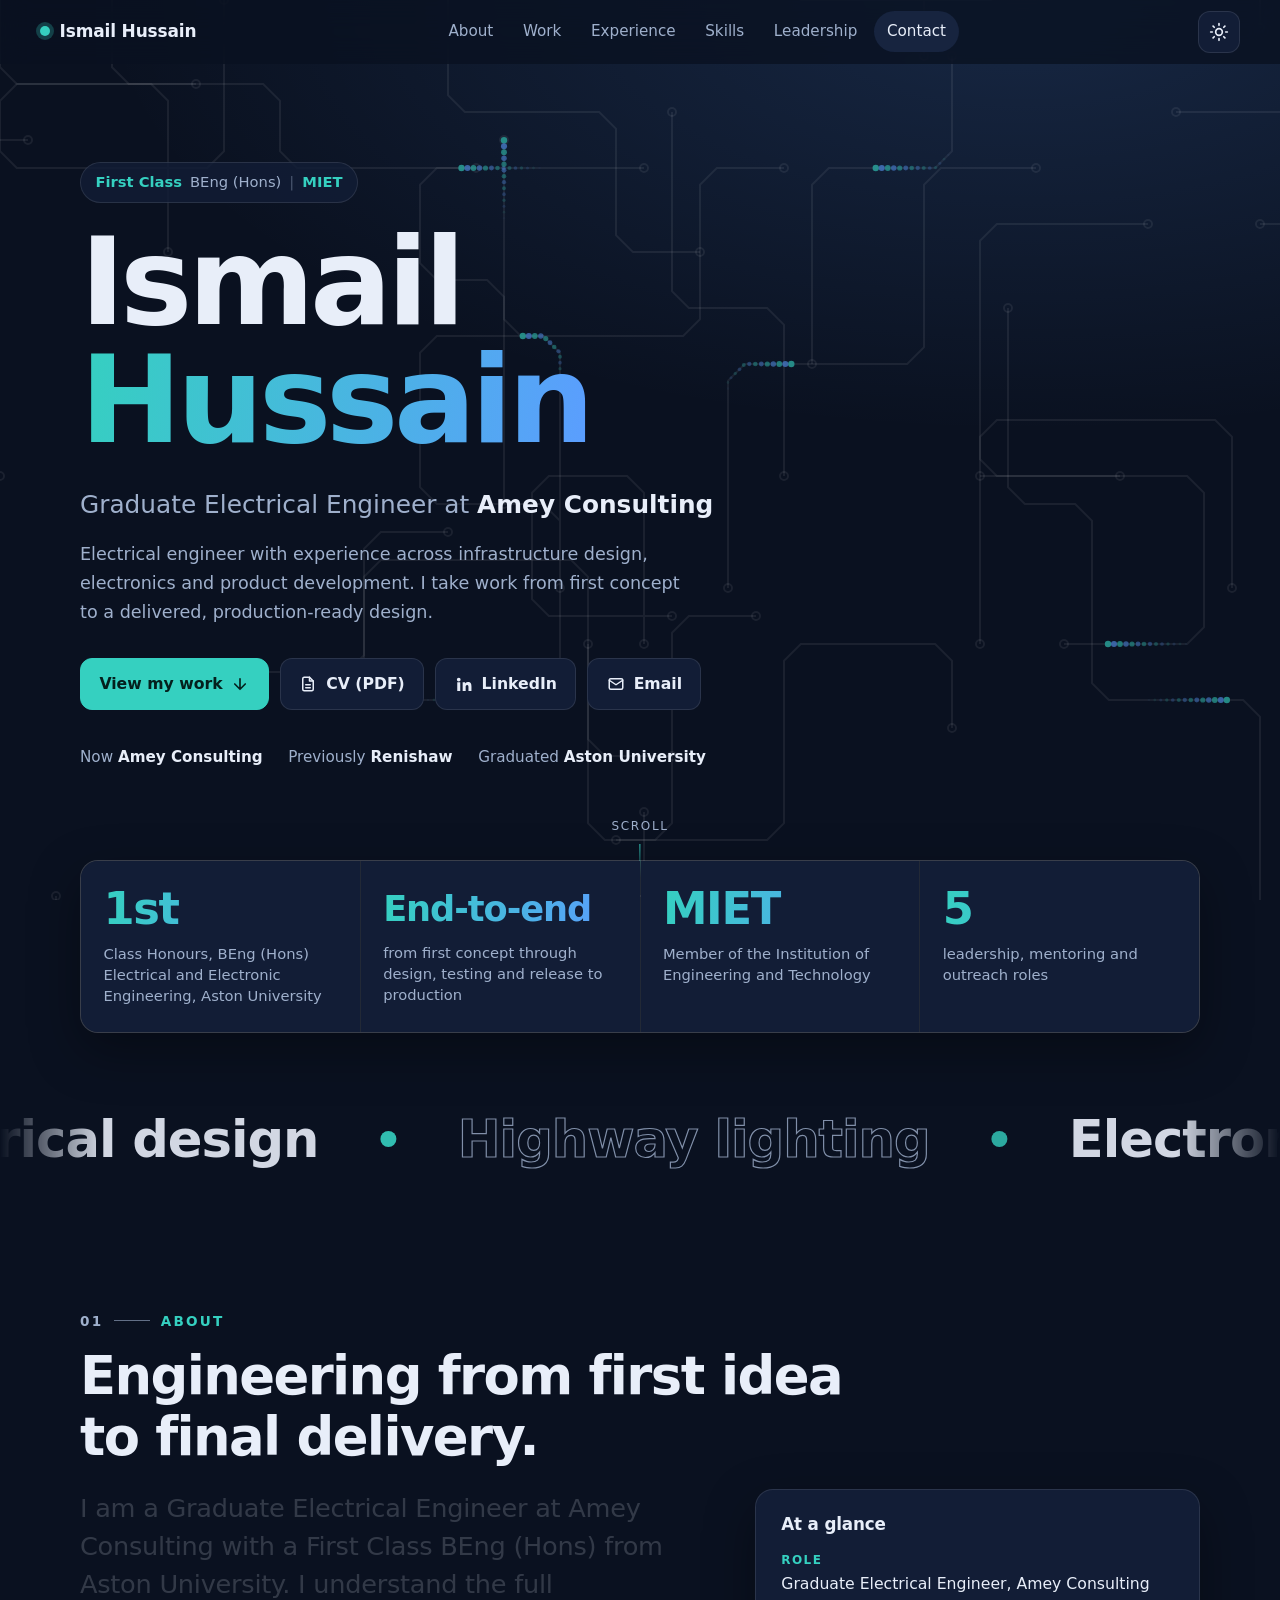
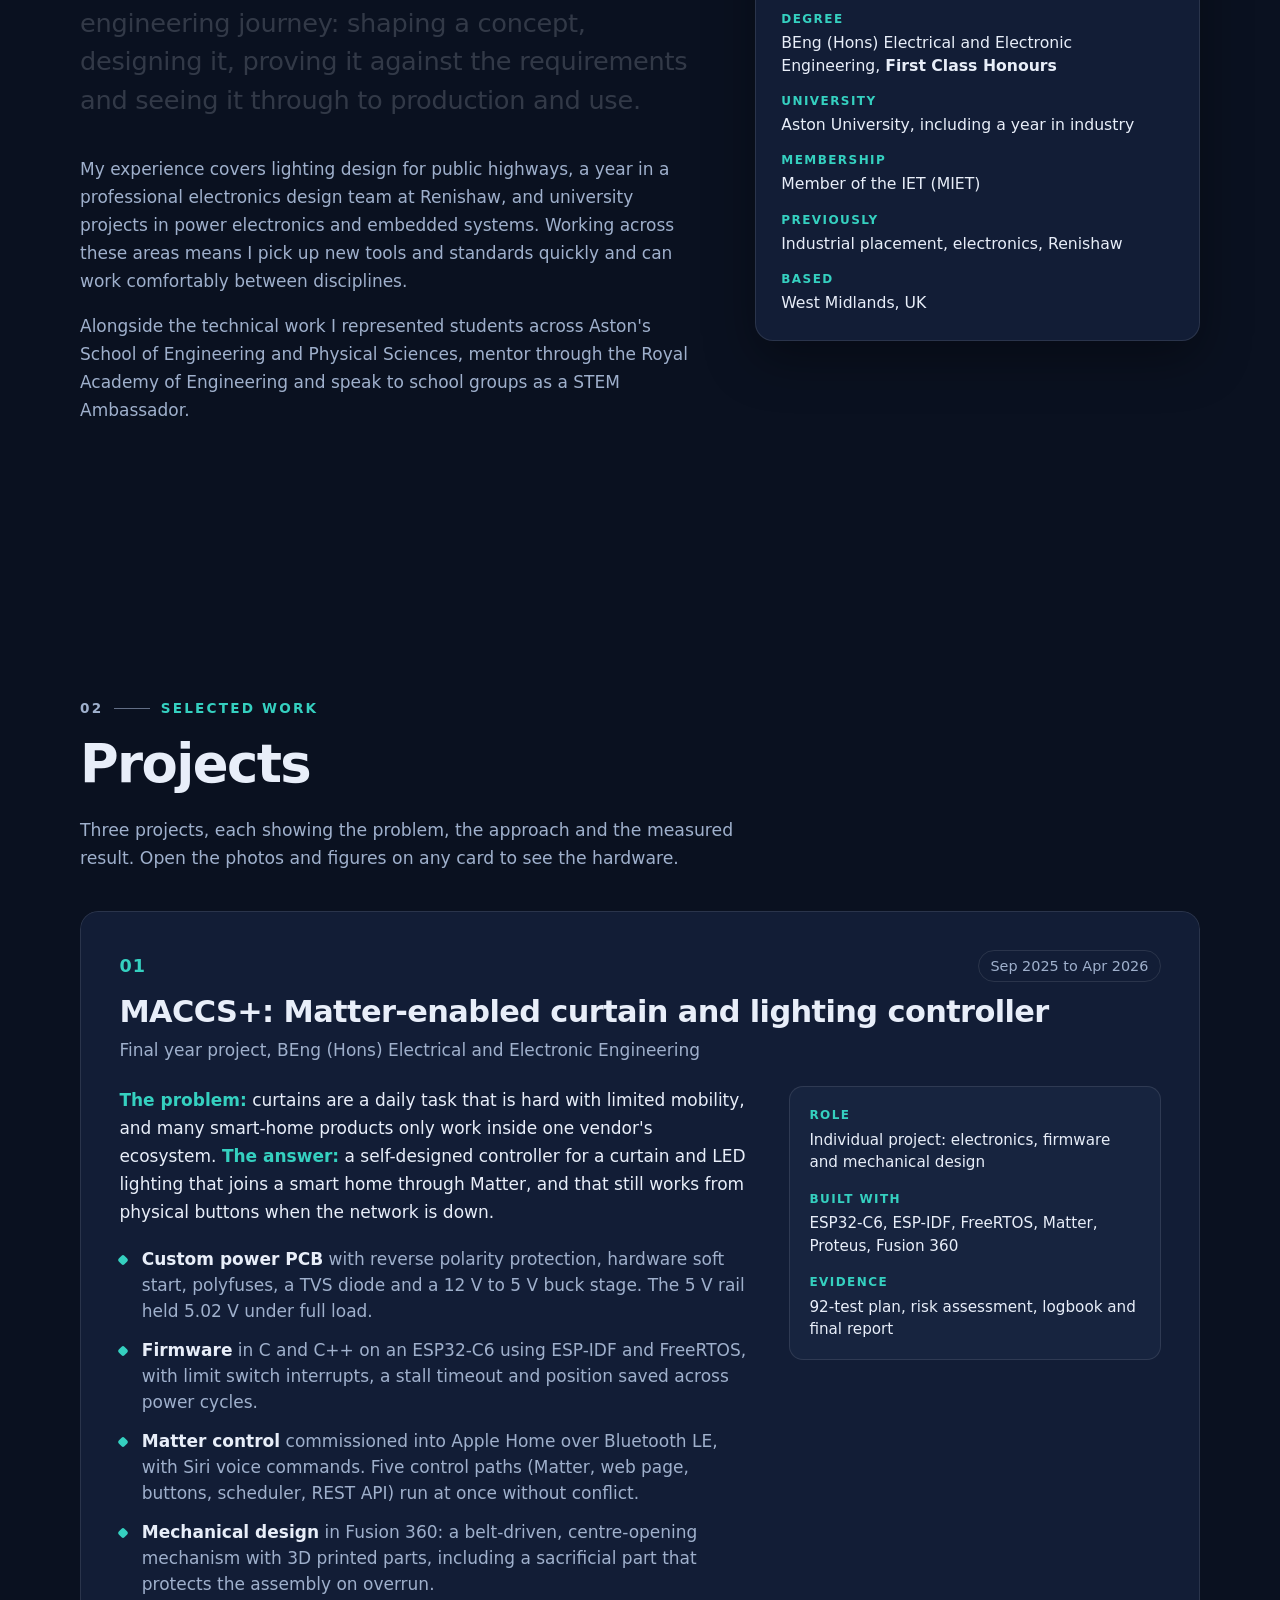
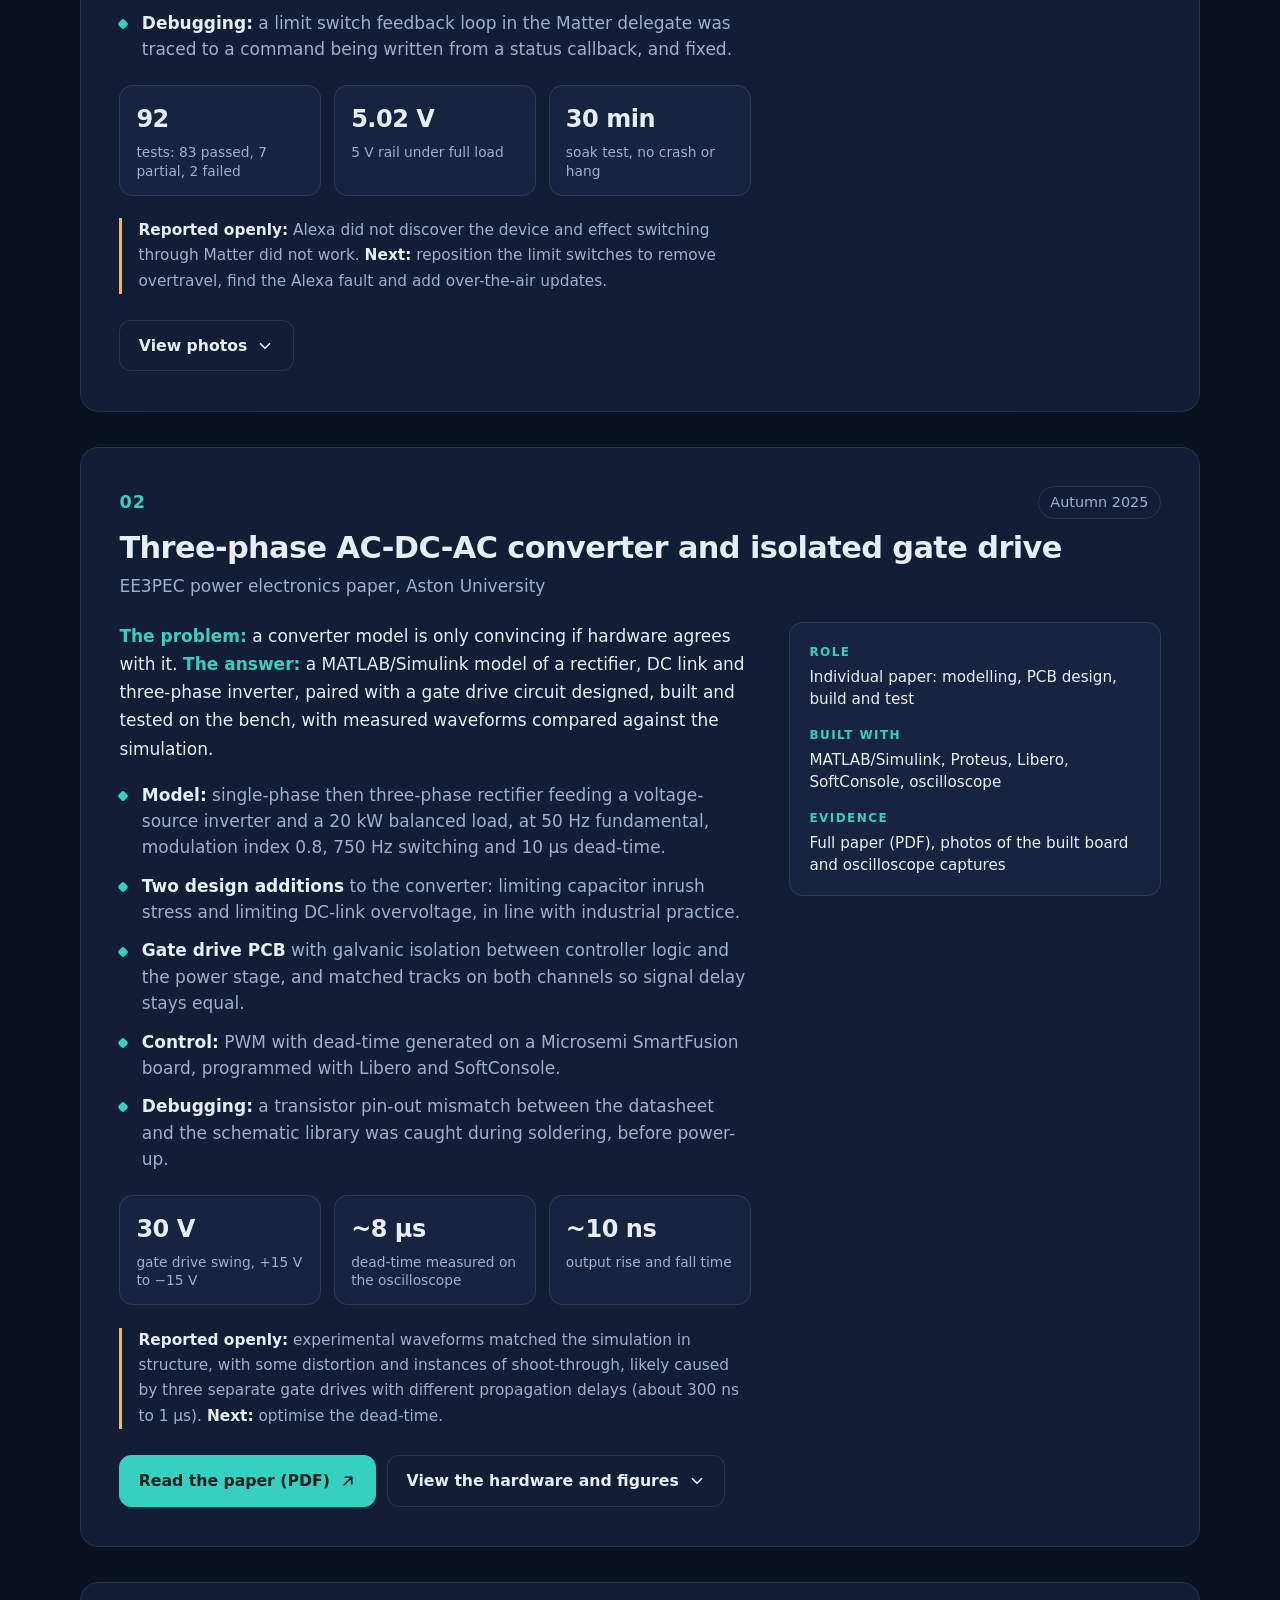
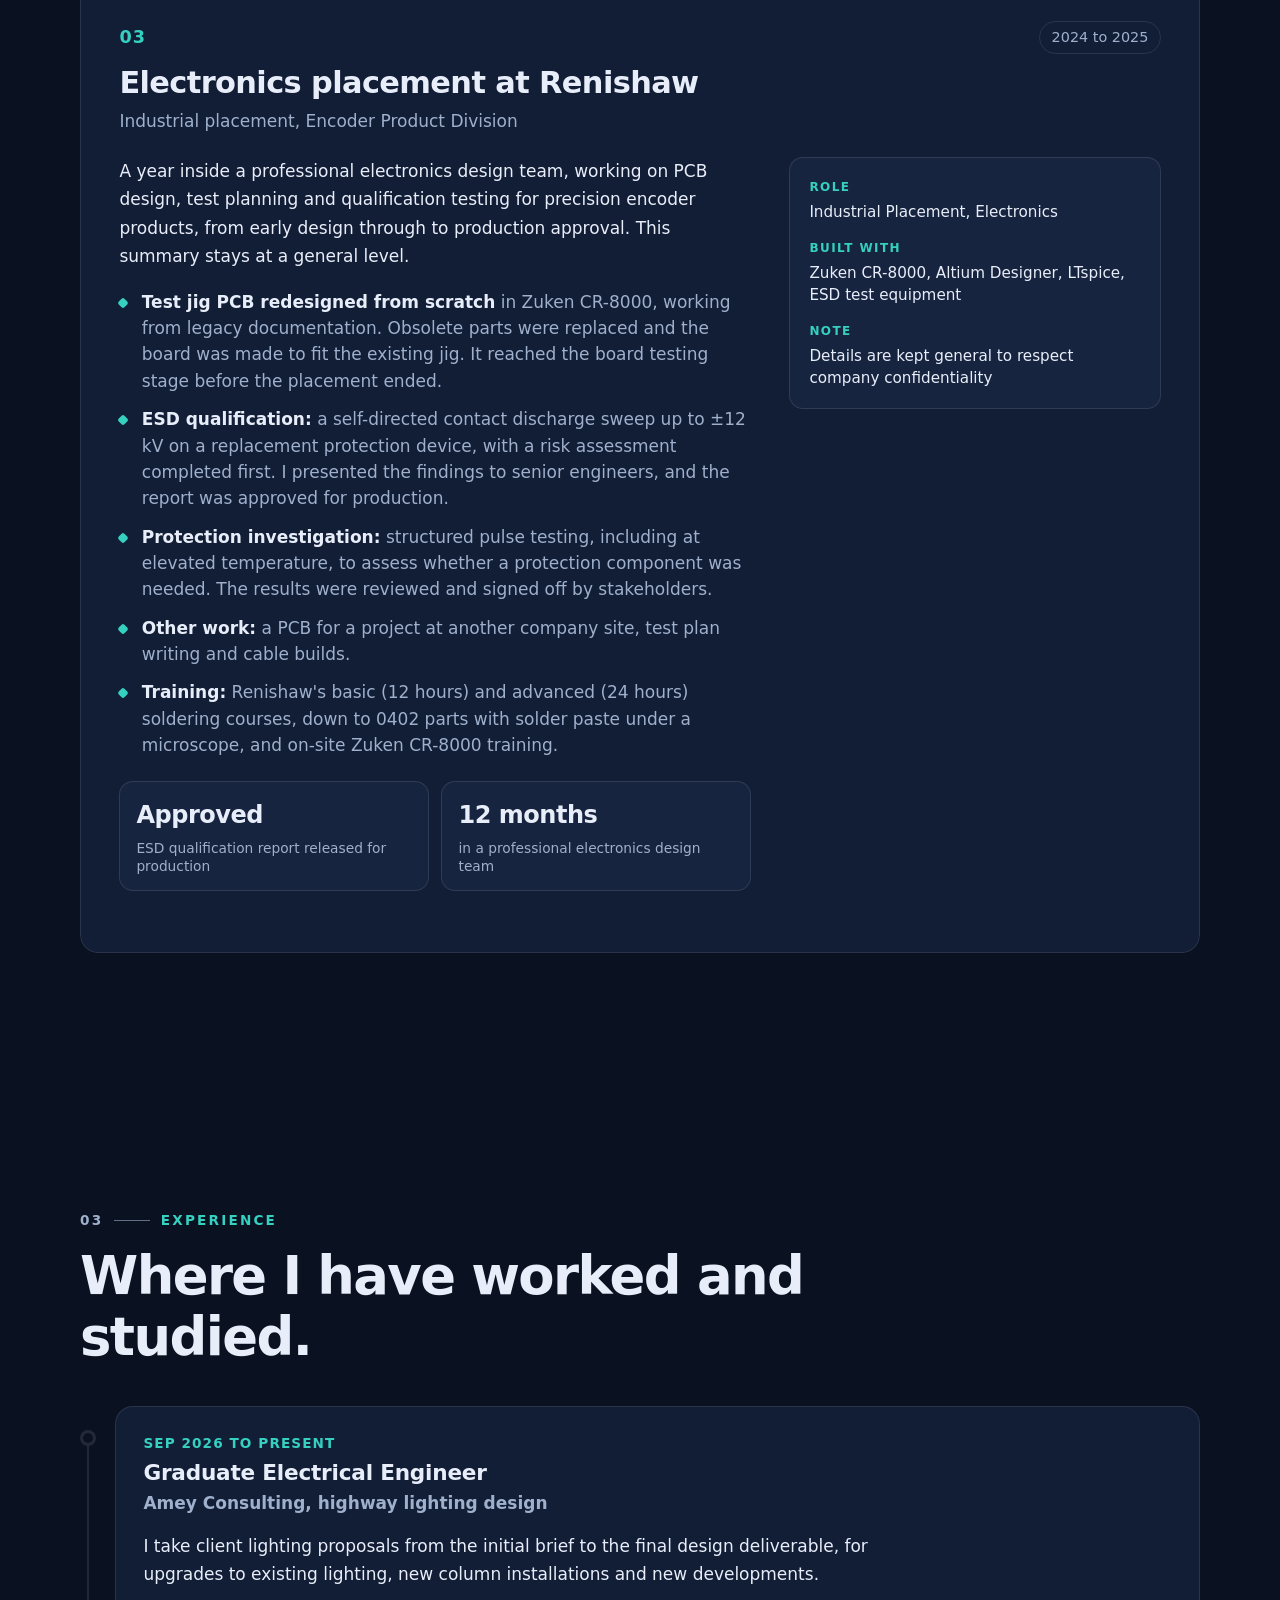
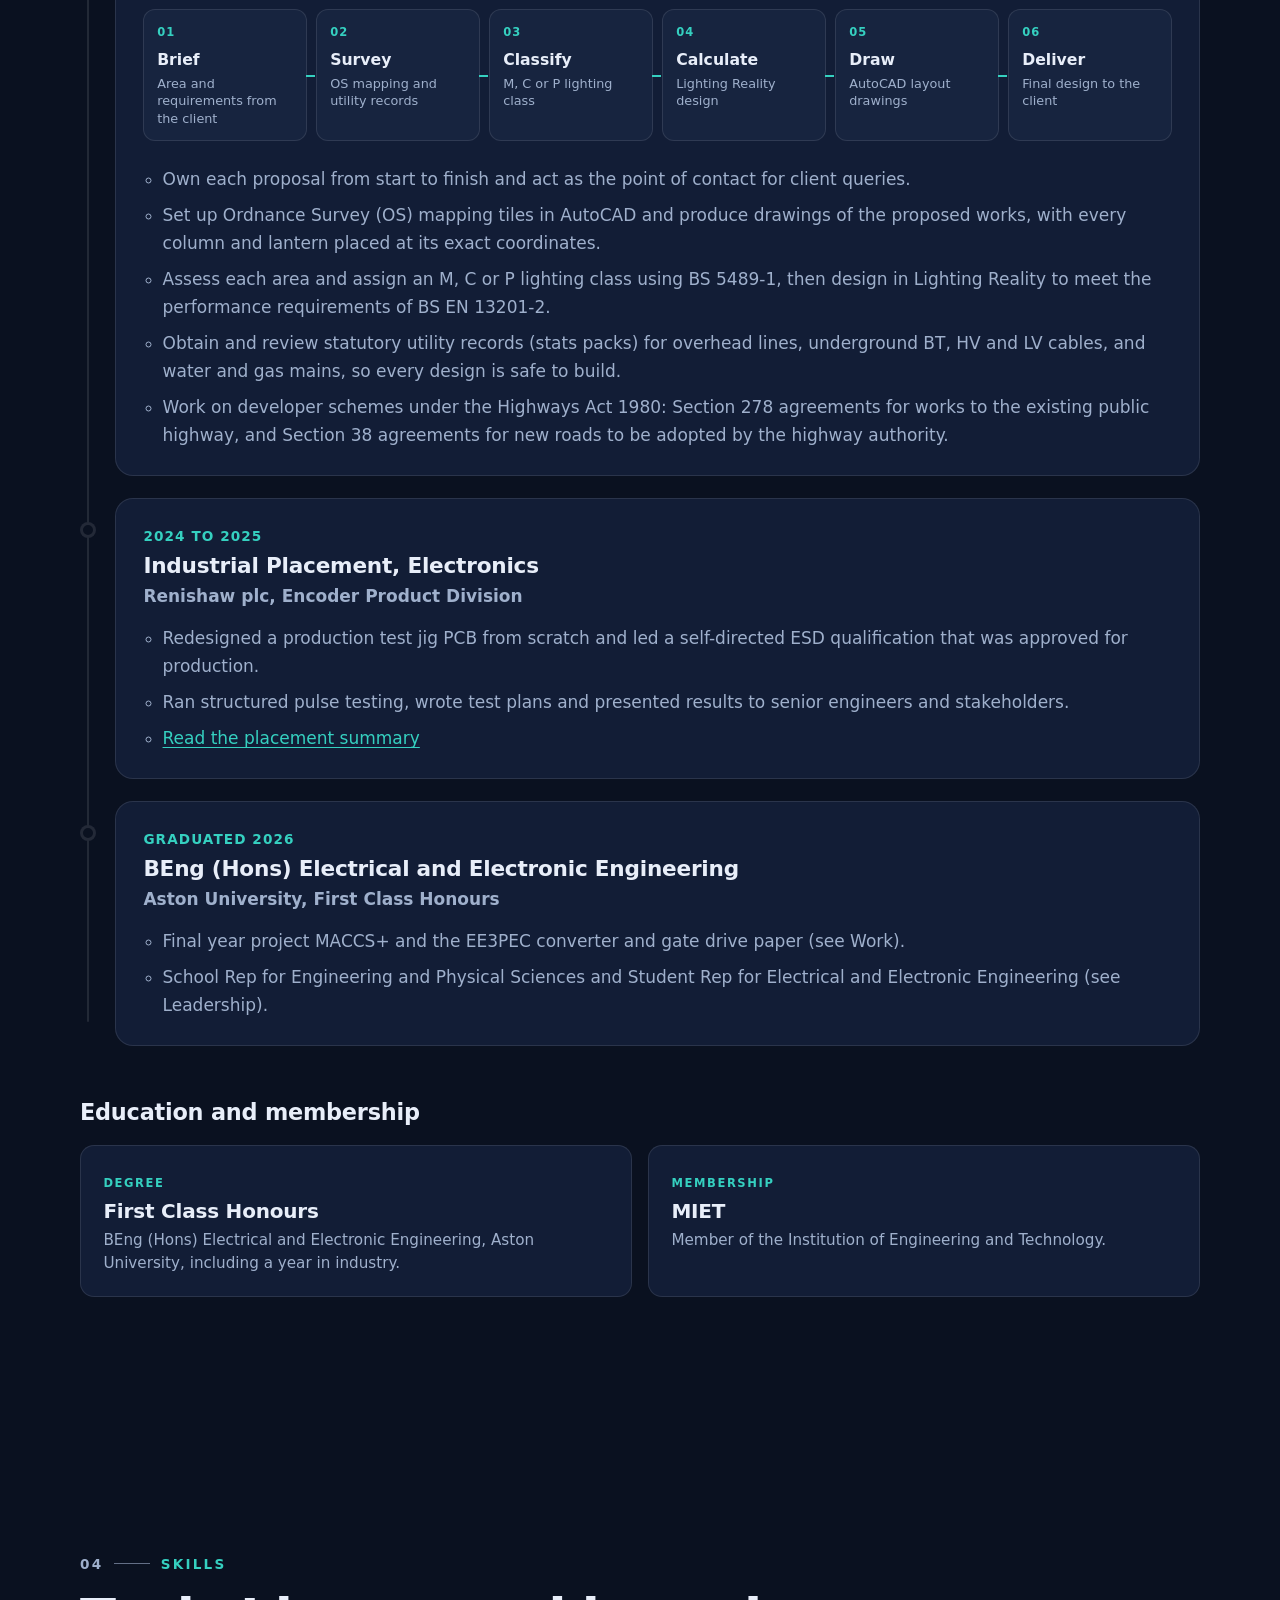
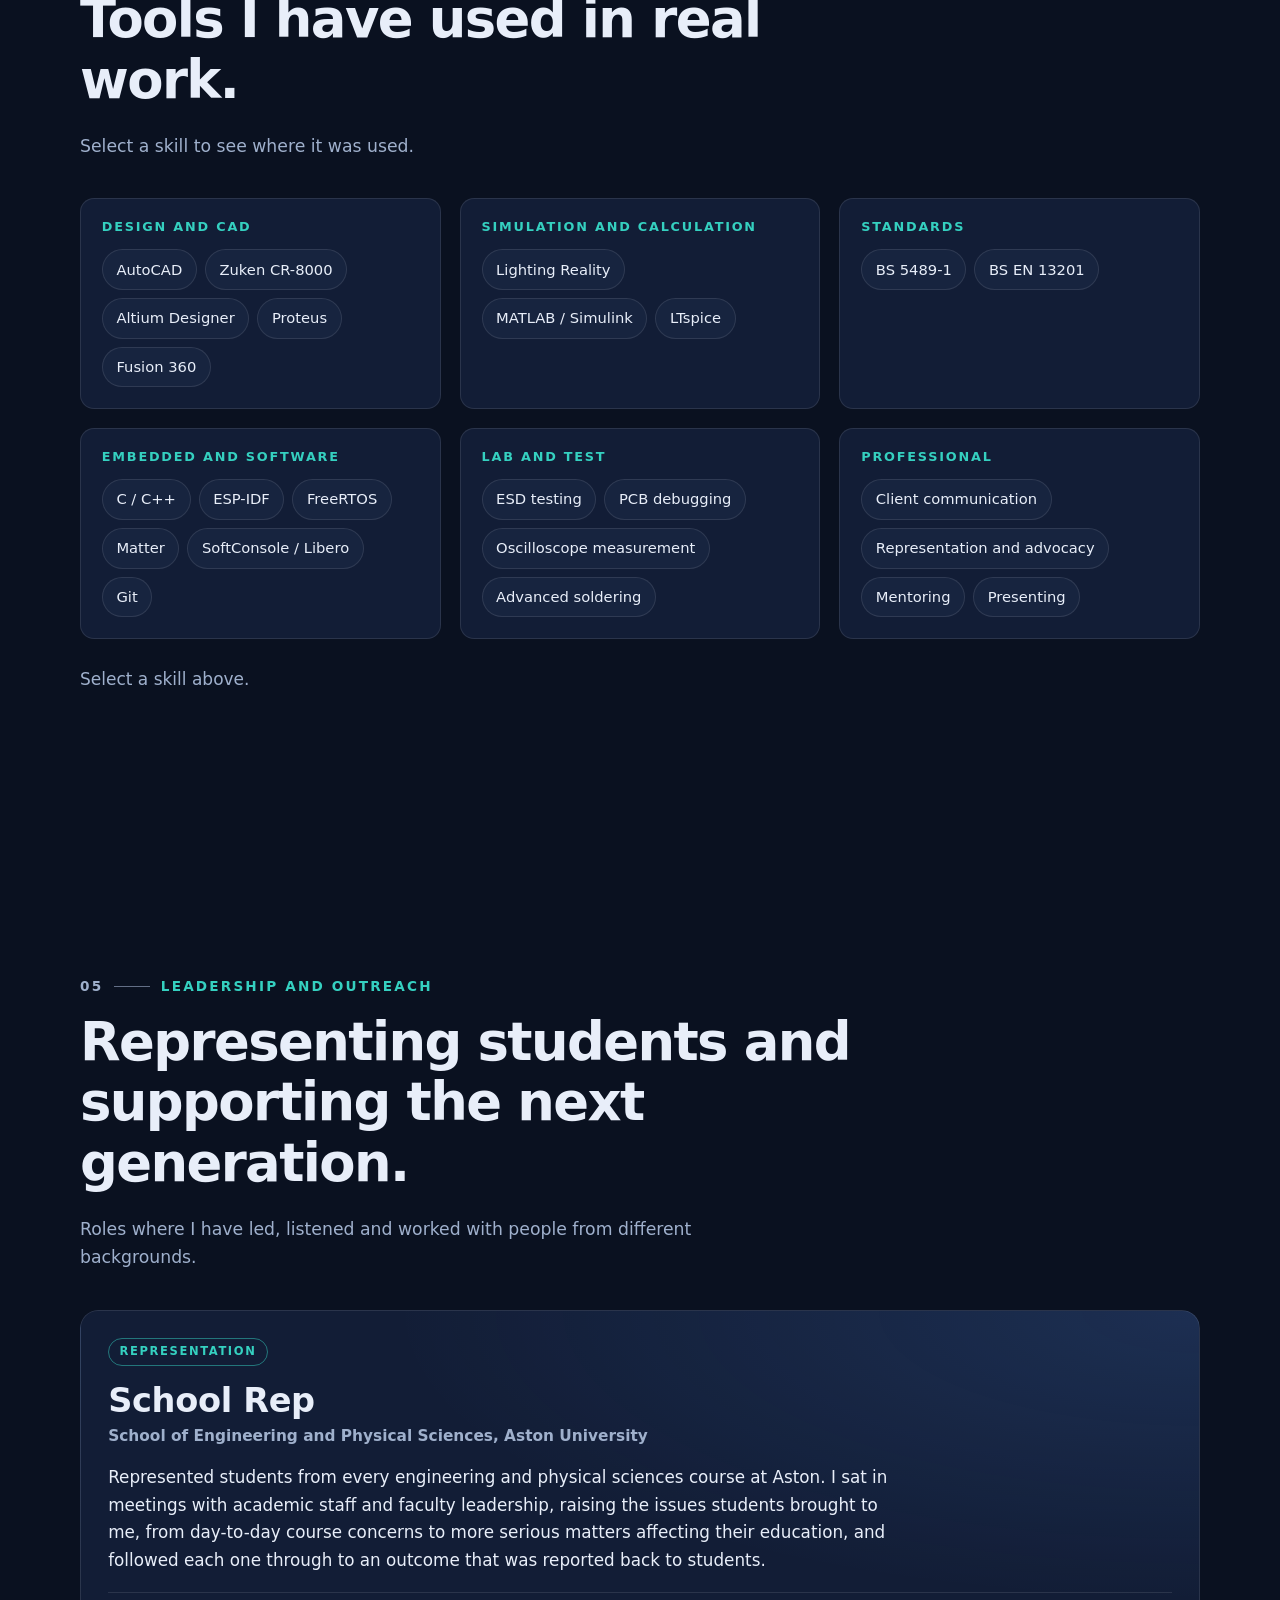
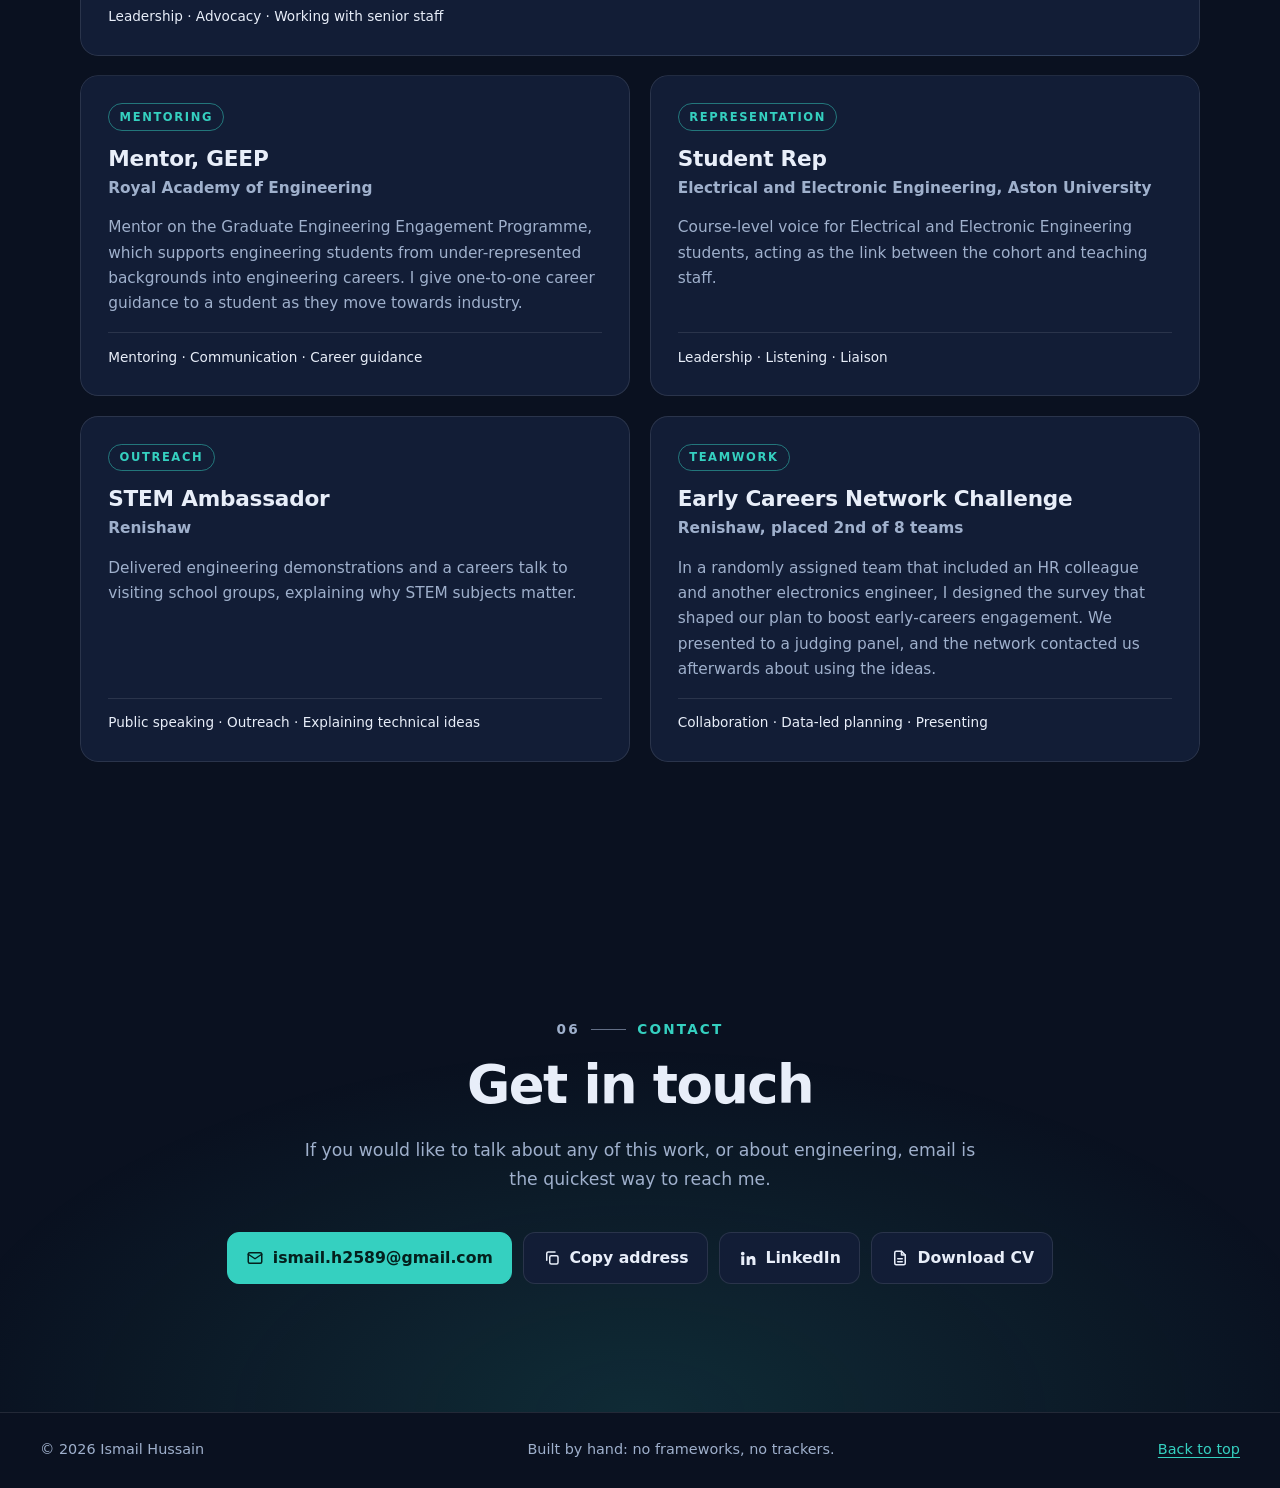
<file: index.html>
<!DOCTYPE html>
<html lang="en-GB" data-theme="dark" class="no-js">
<head>
<meta charset="utf-8">
<meta name="viewport" content="width=device-width, initial-scale=1">
<title>Ismail Hussain | Graduate Electrical Engineer</title>
<meta name="description" content="Ismail Hussain, Graduate Electrical Engineer at Amey Consulting. First Class BEng (Hons) Electrical and Electronic Engineering, MIET. Projects, experience, leadership and contact details.">
<meta name="author" content="Ismail Hussain">
<meta name="theme-color" content="#0a1120">
<link rel="canonical" href="https://ismail-h01.github.io/">

<meta property="og:type" content="website">
<meta property="og:site_name" content="Ismail Hussain">
<meta property="og:title" content="Ismail Hussain | Graduate Electrical Engineer">
<meta property="og:description" content="Graduate Electrical Engineer at Amey Consulting. First Class BEng (Hons), MIET. Projects, experience and leadership.">
<meta property="og:url" content="https://ismail-h01.github.io/">
<meta property="og:image" content="https://ismail-h01.github.io/assets/img/og-image.png">
<meta property="og:image:width" content="1200">
<meta property="og:image:height" content="630">
<meta property="og:image:alt" content="Ismail Hussain, Graduate Electrical Engineer. First Class BEng (Hons), MIET.">
<meta name="twitter:card" content="summary_large_image">

<link rel="icon" type="image/png" sizes="32x32" href="assets/img/favicon-32.png">
<link rel="apple-touch-icon" href="assets/img/apple-touch-icon.png">

<script>
/* Runs before first paint. Dark is the default; a theme the visitor chose before is remembered. */
(function () {
  var root = document.documentElement, t = null;
  root.classList.remove('no-js'); root.classList.add('js');
  try { t = localStorage.getItem('theme'); } catch (e) {}
  root.setAttribute('data-theme', t === 'light' ? 'light' : 'dark');
})();
</script>
<link rel="stylesheet" href="css/site.css">

<script type="application/ld+json">
{
  "@context": "https://schema.org",
  "@type": "Person",
  "name": "Ismail Hussain",
  "url": "https://ismail-h01.github.io/",
  "image": "https://ismail-h01.github.io/assets/img/og-image.png",
  "jobTitle": "Graduate Electrical Engineer",
  "worksFor": { "@type": "Organization", "name": "Amey Consulting" },
  "description": "Graduate Electrical Engineer with a First Class BEng (Hons) in Electrical and Electronic Engineering from Aston University.",
  "alumniOf": { "@type": "CollegeOrUniversity", "name": "Aston University" },
  "memberOf": { "@type": "Organization", "name": "Institution of Engineering and Technology" },
  "knowsAbout": ["Electrical design", "Highway lighting design", "Electronics", "PCB design", "Embedded systems", "Power electronics"],
  "sameAs": ["https://www.linkedin.com/in/ismail-hussain22/"]
}
</script>
</head>

<body id="top">
<a class="skip" href="#main">Skip to content</a>
<div class="progress" aria-hidden="true"><span id="progress"></span></div>

<header class="nav" id="nav">
  <a class="brand" href="#top" aria-label="Ismail Hussain, back to top"><span class="dot" aria-hidden="true"></span>Ismail Hussain</a>
  <nav id="menu" aria-label="Primary">
    <ul class="links">
      <li><a href="#about">About</a></li>
      <li><a href="#work">Work</a></li>
      <li><a href="#experience">Experience</a></li>
      <li><a href="#skills">Skills</a></li>
      <li><a href="#leadership">Leadership</a></li>
      <li><a href="#contact">Contact</a></li>
    </ul>
  </nav>
  <div class="nav-tools">
    <button class="icon-btn" id="themeBtn" type="button" aria-label="Switch to light theme">
      <svg class="i-moon" viewBox="0 0 24 24" width="20" height="20" fill="none" stroke="currentColor" stroke-width="2" stroke-linecap="round" stroke-linejoin="round" aria-hidden="true"><path d="M21 12.8A9 9 0 1 1 11.2 3a7 7 0 0 0 9.8 9.8z"/></svg>
      <svg class="i-sun" viewBox="0 0 24 24" width="20" height="20" fill="none" stroke="currentColor" stroke-width="2" stroke-linecap="round" stroke-linejoin="round" aria-hidden="true"><circle cx="12" cy="12" r="4"/><path d="M12 2v2M12 20v2M4.9 4.9l1.4 1.4M17.7 17.7l1.4 1.4M2 12h2M20 12h2M4.9 19.1l1.4-1.4M17.7 6.3l1.4-1.4"/></svg>
    </button>
    <button class="icon-btn menu-btn" id="menuBtn" type="button" aria-expanded="false" aria-controls="menu" aria-label="Open menu">
      <svg viewBox="0 0 24 24" width="22" height="22" fill="none" stroke="currentColor" stroke-width="2" stroke-linecap="round" aria-hidden="true"><path d="M4 7h16M4 12h16M4 17h16"/></svg>
    </button>
  </div>
</header>

<main id="main">

  <!-- ============================ HERO ============================ -->
  <section class="hero" id="hero" aria-labelledby="hero-title">
    <canvas id="traces" aria-hidden="true"></canvas>
    <div class="wrap hero-inner" id="heroInner">
      <p class="badge intro" style="--d:.05s"><b>First Class</b> BEng (Hons) <span class="sep" aria-hidden="true">|</span> <b>MIET</b></p>
      <h1 id="hero-title" class="hero-name"><span class="line" data-letters>Ismail</span><span class="line grad" data-letters>Hussain</span></h1>
      <p class="role intro" style="--d:.75s">Graduate Electrical Engineer at <strong>Amey Consulting</strong></p>
      <p class="hero-lead intro" style="--d:.85s">Electrical engineer with experience across infrastructure design, electronics and product development. I take work from first concept to a delivered, production-ready design.</p>
      <div class="cta intro" style="--d:.95s">
        <a class="btn primary" href="#work">View my work
          <svg viewBox="0 0 24 24" width="18" height="18" fill="none" stroke="currentColor" stroke-width="2.2" stroke-linecap="round" stroke-linejoin="round" aria-hidden="true"><path d="M12 5v14M5 12l7 7 7-7"/></svg></a>
        <a class="btn" href="assets/docs/Ismail-Hussain-CV.pdf" target="_blank" rel="noopener">
          <svg viewBox="0 0 24 24" width="18" height="18" fill="none" stroke="currentColor" stroke-width="2" stroke-linecap="round" stroke-linejoin="round" aria-hidden="true"><path d="M14 3H7a2 2 0 0 0-2 2v14a2 2 0 0 0 2 2h10a2 2 0 0 0 2-2V8z"/><path d="M14 3v5h5M9 13h6M9 17h6"/></svg>CV (PDF)</a>
        <a class="btn" href="https://www.linkedin.com/in/ismail-hussain22/" target="_blank" rel="noopener">
          <svg viewBox="0 0 24 24" width="18" height="18" fill="currentColor" aria-hidden="true"><path d="M4.98 3.5a2.5 2.5 0 1 1 0 5 2.5 2.5 0 0 1 0-5zM3 9.75h4v11.5H3V9.75zm6.5 0h3.83v1.57h.06c.53-1 1.84-2.07 3.78-2.07 4.04 0 4.78 2.66 4.78 6.12v5.88h-4v-5.2c0-1.24-.02-2.84-1.73-2.84-1.73 0-2 1.35-2 2.75v5.29h-4V9.75z"/></svg>LinkedIn</a>
        <a class="btn" href="#contact" data-mail>
          <svg viewBox="0 0 24 24" width="18" height="18" fill="none" stroke="currentColor" stroke-width="2" stroke-linecap="round" stroke-linejoin="round" aria-hidden="true"><rect x="3" y="5" width="18" height="14" rx="2"/><path d="m3 7 9 6 9-6"/></svg>Email</a>
      </div>
      <ul class="hero-meta intro" style="--d:1.05s" aria-label="Background">
        <li>Now <b>Amey Consulting</b></li>
        <li>Previously <b>Renishaw</b></li>
        <li>Graduated <b>Aston University</b></li>
      </ul>
    </div>
    <a class="scroll-hint" href="#about" aria-label="Scroll to About"><span>Scroll</span><i aria-hidden="true"></i></a>
  </section>

  <!-- ============================ HIGHLIGHTS ============================ -->
  <section class="stats-wrap" aria-label="Highlights">
    <div class="wrap">
      <ul class="stats reveal" data-reveal="rise">
        <li class="stat"><div class="n"><span>1st</span></div><p>Class Honours, BEng (Hons) Electrical and Electronic Engineering, Aston University</p></li>
        <li class="stat" style="--d:.08s"><div class="n n-word"><span>End&#8209;to&#8209;end</span></div><p>from first concept through design, testing and release to production</p></li>
        <li class="stat" style="--d:.16s"><div class="n"><span>MIET</span></div><p>Member of the Institution of Engineering and Technology</p></li>
        <li class="stat" style="--d:.24s"><div class="n"><span data-count="5">5</span></div><p>leadership, mentoring and outreach roles</p></li>
      </ul>
    </div>
  </section>

  <div class="marquee" aria-hidden="true">
    <div class="marquee-track">
      <span>Electrical design</span><span>Highway lighting</span><span>Electronics</span><span>PCB design</span><span>Embedded systems</span><span>Power electronics</span><span>Testing and validation</span><span>Standards compliance</span><span>Client delivery</span>
      <span>Electrical design</span><span>Highway lighting</span><span>Electronics</span><span>PCB design</span><span>Embedded systems</span><span>Power electronics</span><span>Testing and validation</span><span>Standards compliance</span><span>Client delivery</span>
    </div>
  </div>

  <!-- ============================ ABOUT ============================ -->
  <section id="about" aria-labelledby="about-title">
    <div class="wrap">
      <p class="eyebrow reveal"><span class="eb-n">01</span>About</p>
      <h2 id="about-title" class="split">Engineering from first idea to final delivery.</h2>
      <div class="about-grid">
        <div class="prose">
          <p class="scrub">I am a Graduate Electrical Engineer at Amey Consulting with a First Class BEng (Hons) from Aston University. I understand the full engineering journey: shaping a concept, designing it, proving it against the requirements and seeing it through to production and use.</p>
          <p class="reveal">My experience covers lighting design for public highways, a year in a professional electronics design team at Renishaw, and university projects in power electronics and embedded systems. Working across these areas means I pick up new tools and standards quickly and can work comfortably between disciplines.</p>
          <p class="reveal">Alongside the technical work I represented students across Aston's School of Engineering and Physical Sciences, mentor through the Royal Academy of Engineering and speak to school groups as a STEM Ambassador.</p>
        </div>
        <aside class="glance reveal" data-reveal="slide" aria-label="At a glance">
          <h3>At a glance</h3>
          <dl>
            <div><dt>Role</dt><dd>Graduate Electrical Engineer, Amey Consulting</dd></div>
            <div><dt>Degree</dt><dd>BEng (Hons) Electrical and Electronic Engineering, <b>First Class Honours</b></dd></div>
            <div><dt>University</dt><dd>Aston University, including a year in industry</dd></div>
            <div><dt>Membership</dt><dd>Member of the IET (MIET)</dd></div>
            <div><dt>Previously</dt><dd>Industrial placement, electronics, Renishaw</dd></div>
            <div><dt>Based</dt><dd>West Midlands, UK</dd></div>
          </dl>
        </aside>
      </div>
    </div>
  </section>

  <!-- ============================ WORK ============================ -->
  <section id="work" aria-labelledby="work-title">
    <div class="wrap">
      <p class="eyebrow reveal"><span class="eb-n">02</span>Selected work</p>
      <h2 id="work-title" class="split">Projects</h2>
      <p class="lead reveal">Three projects, each showing the problem, the approach and the measured result. Open the photos and figures on any card to see the hardware.</p>

      <div class="projects">

        <!-- ---------- 01 MACCS+ ---------- -->
        <article class="card reveal" data-reveal="card" id="p-maccs" data-skills="proteus fusion c espidf freertos matter debug soldering git" aria-labelledby="t-maccs">
          <div class="card-body">
            <div class="card-top"><span class="num">01</span><span class="period">Sep 2025 to Apr 2026</span></div>
            <h3 id="t-maccs">MACCS+: Matter-enabled curtain and lighting controller</h3>
            <p class="sub">Final year project, BEng (Hons) Electrical and Electronic Engineering</p>
            <div class="card-grid">
              <div class="card-main">
                <p class="summary"><b>The problem:</b> curtains are a daily task that is hard with limited mobility, and many smart-home products only work inside one vendor's ecosystem. <b>The answer:</b> a self-designed controller for a curtain and LED lighting that joins a smart home through Matter, and that still works from physical buttons when the network is down.</p>
                <ul class="points">
                  <li><b>Custom power PCB</b> with reverse polarity protection, hardware soft start, polyfuses, a TVS diode and a 12 V to 5 V buck stage. The 5 V rail held 5.02 V under full load.</li>
                  <li><b>Firmware</b> in C and C++ on an ESP32-C6 using ESP-IDF and FreeRTOS, with limit switch interrupts, a stall timeout and position saved across power cycles.</li>
                  <li><b>Matter control</b> commissioned into Apple Home over Bluetooth LE, with Siri voice commands. Five control paths (Matter, web page, buttons, scheduler, REST API) run at once without conflict.</li>
                  <li><b>Mechanical design</b> in Fusion 360: a belt-driven, centre-opening mechanism with 3D printed parts, including a sacrificial part that protects the assembly on overrun.</li>
                  <li><b>Debugging:</b> a limit switch feedback loop in the Matter delegate was traced to a command being written from a status callback, and fixed.</li>
                </ul>
                <ul class="results" aria-label="Key results">
                  <li><strong>92</strong><span>tests: 83 passed, 7 partial, 2 failed</span></li>
                  <li><strong>5.02 V</strong><span>5 V rail under full load</span></li>
                  <li><strong>30 min</strong><span>soak test, no crash or hang</span></li>
                </ul>
                <p class="next"><b>Reported openly:</b> Alexa did not discover the device and effect switching through Matter did not work. <b>Next:</b> reposition the limit switches to remove overtravel, find the Alexa fault and add over-the-air updates.</p>
              </div>
              <dl class="facts">
                <div><dt>Role</dt><dd>Individual project: electronics, firmware and mechanical design</dd></div>
                <div><dt>Built with</dt><dd>ESP32-C6, ESP-IDF, FreeRTOS, Matter, Proteus, Fusion 360</dd></div>
                <div><dt>Evidence</dt><dd>92-test plan, risk assessment, logbook and final report</dd></div>
              </dl>
            </div>
            <div class="actions">
              <button class="btn toggle" type="button" aria-expanded="false" aria-controls="drop-maccs" data-label="photos">View photos
                <svg class="chev" width="18" height="18" viewBox="0 0 24 24" fill="none" stroke="currentColor" stroke-width="2.2" stroke-linecap="round" stroke-linejoin="round" aria-hidden="true"><path d="m6 9 6 6 6-6"/></svg></button>
            </div>
          </div>
          <div class="drop" id="drop-maccs" role="region" aria-label="MACCS+ photos"><div><div class="drop-inner">
            <div class="gallery split-g">
              <figure class="shot">
                <button class="shot-open" type="button" data-gallery="maccs" data-full="assets/img/maccs-build.jpg" data-caption="MACCS+ assembled: custom power PCB, ESP32-C6, motor driver and geared motor in the printed housing, with the button panel in front" aria-label="Enlarge photo: MACCS+ assembled controller">
                  <img src="assets/img/maccs-build.jpg" width="1269" height="1458" loading="lazy" alt="MACCS+ controller assembled in a 3D printed housing, showing the custom green power PCB with an ESP32-C6, a geared motor with belt pulley, and the five-button panel">
                </button>
                <figcaption>Assembled controller, open housing</figcaption>
              </figure>
              <div>
                <h4 class="legend-title">What is in the photo</h4>
                <ol class="legend">
                  <li><span><b>Custom power PCB</b>Holds the ESP32-C6 board, with protection and the 12 V to 5 V buck stage. Etched and soldered by hand.</span></li>
                  <li><span><b>Motor driver</b>The red H-bridge module that switches motor direction and speed.</span></li>
                  <li><span><b>Geared motor and belt pulley</b>Drives the belt that moves the curtain carriages.</span></li>
                  <li><span><b>3D printed housing</b>Designed in Fusion 360 and screwed onto the aluminium rail.</span></li>
                  <li><span><b>Button panel</b>Five physical buttons that work without Wi-Fi.</span></li>
                </ol>
              </div>
            </div>
          </div></div></div>
        </article>

        <!-- ---------- 02 EE3PEC ---------- -->
        <article class="card reveal" data-reveal="card" id="p-pec" data-skills="simulink proteus softconsole scope debug soldering" aria-labelledby="t-pec">
          <div class="card-body">
            <div class="card-top"><span class="num">02</span><span class="period">Autumn 2025</span></div>
            <h3 id="t-pec">Three-phase AC-DC-AC converter and isolated gate drive</h3>
            <p class="sub">EE3PEC power electronics paper, Aston University</p>
            <div class="card-grid">
              <div class="card-main">
                <p class="summary"><b>The problem:</b> a converter model is only convincing if hardware agrees with it. <b>The answer:</b> a MATLAB/Simulink model of a rectifier, DC link and three-phase inverter, paired with a gate drive circuit designed, built and tested on the bench, with measured waveforms compared against the simulation.</p>
                <ul class="points">
                  <li><b>Model:</b> single-phase then three-phase rectifier feeding a voltage-source inverter and a 20 kW balanced load, at 50 Hz fundamental, modulation index 0.8, 750 Hz switching and 10 &micro;s dead-time.</li>
                  <li><b>Two design additions</b> to the converter: limiting capacitor inrush stress and limiting DC-link overvoltage, in line with industrial practice.</li>
                  <li><b>Gate drive PCB</b> with galvanic isolation between controller logic and the power stage, and matched tracks on both channels so signal delay stays equal.</li>
                  <li><b>Control:</b> PWM with dead-time generated on a Microsemi SmartFusion board, programmed with Libero and SoftConsole.</li>
                  <li><b>Debugging:</b> a transistor pin-out mismatch between the datasheet and the schematic library was caught during soldering, before power-up.</li>
                </ul>
                <ul class="results" aria-label="Key results">
                  <li><strong>30 V</strong><span>gate drive swing, +15 V to &minus;15 V</span></li>
                  <li><strong>~8 &micro;s</strong><span>dead-time measured on the oscilloscope</span></li>
                  <li><strong>~10 ns</strong><span>output rise and fall time</span></li>
                </ul>
                <p class="next"><b>Reported openly:</b> experimental waveforms matched the simulation in structure, with some distortion and instances of shoot-through, likely caused by three separate gate drives with different propagation delays (about 300 ns to 1 &micro;s). <b>Next:</b> optimise the dead-time.</p>
              </div>
              <dl class="facts">
                <div><dt>Role</dt><dd>Individual paper: modelling, PCB design, build and test</dd></div>
                <div><dt>Built with</dt><dd>MATLAB/Simulink, Proteus, Libero, SoftConsole, oscilloscope</dd></div>
                <div><dt>Evidence</dt><dd>Full paper (PDF), photos of the built board and oscilloscope captures</dd></div>
              </dl>
            </div>
            <div class="actions">
              <a class="btn primary" href="assets/docs/EE3PEC-Ismail-Hussain.pdf" target="_blank" rel="noopener">Read the paper (PDF)
                <svg width="18" height="18" viewBox="0 0 24 24" fill="none" stroke="currentColor" stroke-width="2.2" stroke-linecap="round" stroke-linejoin="round" aria-hidden="true"><path d="M7 17 17 7M8 7h9v9"/></svg></a>
              <button class="btn toggle" type="button" aria-expanded="false" aria-controls="drop-pec" data-label="the hardware and figures">View the hardware and figures
                <svg class="chev" width="18" height="18" viewBox="0 0 24 24" fill="none" stroke="currentColor" stroke-width="2.2" stroke-linecap="round" stroke-linejoin="round" aria-hidden="true"><path d="m6 9 6 6 6-6"/></svg></button>
            </div>
          </div>
          <div class="drop" id="drop-pec" role="region" aria-label="EE3PEC hardware and figures"><div><div class="drop-inner">
            <div class="gallery grid">
              <figure class="shot">
                <button class="shot-open" type="button" data-gallery="pec" data-full="assets/img/gate-drive-board.jpg" data-caption="The built two-channel isolated gate drive board" aria-label="Enlarge photo: built gate drive board">
                  <img src="assets/img/gate-drive-board.jpg" width="1134" height="684" loading="lazy" alt="Built two-channel isolated gate drive PCB with optocouplers, screw terminals and twisted-pair leads, photographed on a dark wooden surface">
                </button>
                <figcaption>The built two-channel isolated gate drive board</figcaption>
              </figure>
              <figure class="shot">
                <button class="shot-open" type="button" data-gallery="pec" data-full="assets/img/ee3pec-pcb-layout.jpg" data-caption="PCB layout (paper Fig. 39): both channels isolated, with matched track layout" aria-label="Enlarge figure: PCB layout">
                  <img src="assets/img/ee3pec-pcb-layout.jpg" width="1133" height="1039" loading="lazy" alt="PCB layout of the gate drive in Proteus, with red, green and blue copper areas separating the supply side and the two isolated channels">
                </button>
                <figcaption>PCB layout: two isolated channels, matched tracks</figcaption>
              </figure>
              <figure class="shot">
                <button class="shot-open" type="button" data-gallery="pec" data-full="assets/img/ee3pec-gate-drive-scope.jpg" data-caption="Oscilloscope capture of gate drive outputs from three separate gate drives, controller driven (paper Fig. 40)" aria-label="Enlarge figure: oscilloscope capture">
                  <img src="assets/img/ee3pec-gate-drive-scope.jpg" width="1156" height="648" loading="lazy" alt="Oscilloscope screen showing yellow, blue and pink gate drive waveforms with measurements for rise time, fall time, period and duty cycle">
                </button>
                <figcaption>Gate drive outputs captured on the oscilloscope</figcaption>
              </figure>
              <figure class="shot">
                <button class="shot-open" type="button" data-gallery="pec" data-full="assets/img/ee3pec-gate-drive-schematic.jpg" data-caption="Gate drive circuit schematic (paper Fig. 38): isolated supplies, optocouplers and totem-pole outputs" aria-label="Enlarge figure: gate drive schematic">
                  <img src="assets/img/ee3pec-gate-drive-schematic.jpg" width="1016" height="934" loading="lazy" alt="Schematic of the gate drive circuit with three isolated DC-DC supplies, two optocoupler stages and totem-pole transistor outputs">
                </button>
                <figcaption>Schematic: isolated supplies, optocouplers, totem-pole outputs</figcaption>
              </figure>
              <figure class="shot">
                <button class="shot-open" type="button" data-gallery="pec" data-full="assets/img/ee3pec-inverter-model.jpg" data-caption="Three-leg inverter model in Simulink (paper Fig. 9)" aria-label="Enlarge figure: Simulink inverter model">
                  <img src="assets/img/ee3pec-inverter-model.jpg" width="1067" height="804" loading="lazy" alt="Simulink model of a three-leg inverter with six IGBTs and anti-parallel diodes">
                </button>
                <figcaption>Simulink three-leg inverter model</figcaption>
              </figure>
            </div>
          </div></div></div>
        </article>

        <!-- ---------- 03 Renishaw ---------- -->
        <article class="card reveal" data-reveal="card" id="p-renishaw" data-skills="zuken altium ltspice esd debug soldering" aria-labelledby="t-renishaw">
          <div class="card-body">
            <div class="card-top"><span class="num">03</span><span class="period">2024 to 2025</span></div>
            <h3 id="t-renishaw">Electronics placement at Renishaw</h3>
            <p class="sub">Industrial placement, Encoder Product Division</p>
            <div class="card-grid">
              <div class="card-main">
                <p class="summary">A year inside a professional electronics design team, working on PCB design, test planning and qualification testing for precision encoder products, from early design through to production approval. This summary stays at a general level.</p>
                <ul class="points">
                  <li><b>Test jig PCB redesigned from scratch</b> in Zuken CR-8000, working from legacy documentation. Obsolete parts were replaced and the board was made to fit the existing jig. It reached the board testing stage before the placement ended.</li>
                  <li><b>ESD qualification:</b> a self-directed contact discharge sweep up to &plusmn;12 kV on a replacement protection device, with a risk assessment completed first. I presented the findings to senior engineers, and the report was approved for production.</li>
                  <li><b>Protection investigation:</b> structured pulse testing, including at elevated temperature, to assess whether a protection component was needed. The results were reviewed and signed off by stakeholders.</li>
                  <li><b>Other work:</b> a PCB for a project at another company site, test plan writing and cable builds.</li>
                  <li><b>Training:</b> Renishaw's basic (12 hours) and advanced (24 hours) soldering courses, down to 0402 parts with solder paste under a microscope, and on-site Zuken CR-8000 training.</li>
                </ul>
                <ul class="results" aria-label="Key results">
                  <li><strong>Approved</strong><span>ESD qualification report released for production</span></li>
                  <li><strong>12 months</strong><span>in a professional electronics design team</span></li>
                </ul>
              </div>
              <dl class="facts">
                <div><dt>Role</dt><dd>Industrial Placement, Electronics</dd></div>
                <div><dt>Built with</dt><dd>Zuken CR-8000, Altium Designer, LTspice, ESD test equipment</dd></div>
                <div><dt>Note</dt><dd>Details are kept general to respect company confidentiality</dd></div>
              </dl>
            </div>
          </div>
        </article>

      </div>
    </div>
  </section>

  <!-- ============================ EXPERIENCE ============================ -->
  <section id="experience" aria-labelledby="exp-title">
    <div class="wrap">
      <p class="eyebrow reveal"><span class="eb-n">03</span>Experience</p>
      <h2 id="exp-title" class="split">Where I have worked and studied.</h2>

      <ol class="timeline" id="timeline">
        <li class="t-progress" aria-hidden="true"><span id="tProgress"></span></li>
        <li class="t-item reveal" data-reveal="slide" id="x-amey" data-skills="autocad lightingreality bs5489 bs13201 comms">
          <span class="t-dot" aria-hidden="true"></span>
          <div class="t-card">
            <p class="t-date">Sep 2026 to present</p>
            <h3>Graduate Electrical Engineer</h3>
            <p class="t-org">Amey Consulting, highway lighting design</p>
            <p class="t-intro">I take client lighting proposals from the initial brief to the final design deliverable, for upgrades to existing lighting, new column installations and new developments.</p>
            <ol class="flow" aria-label="How a lighting scheme is delivered">
              <li style="--i:0"><b>Brief</b><span>Area and requirements from the client</span></li>
              <li style="--i:1"><b>Survey</b><span>OS mapping and utility records</span></li>
              <li style="--i:2"><b>Classify</b><span>M, C or P lighting class</span></li>
              <li style="--i:3"><b>Calculate</b><span>Lighting Reality design</span></li>
              <li style="--i:4"><b>Draw</b><span>AutoCAD layout drawings</span></li>
              <li style="--i:5"><b>Deliver</b><span>Final design to the client</span></li>
            </ol>
            <ul>
              <li>Own each proposal from start to finish and act as the point of contact for client queries.</li>
              <li>Set up Ordnance Survey (OS) mapping tiles in AutoCAD and produce drawings of the proposed works, with every column and lantern placed at its exact coordinates.</li>
              <li>Assess each area and assign an M, C or P lighting class using BS 5489-1, then design in Lighting Reality to meet the performance requirements of BS EN 13201-2.</li>
              <li>Obtain and review statutory utility records (stats packs) for overhead lines, underground BT, HV and LV cables, and water and gas mains, so every design is safe to build.</li>
              <li>Work on developer schemes under the Highways Act 1980: Section 278 agreements for works to the existing public highway, and Section 38 agreements for new roads to be adopted by the highway authority.</li>
            </ul>
          </div>
        </li>
        <li class="t-item reveal" data-reveal="slide" id="x-renishaw" data-skills="zuken altium ltspice esd debug soldering present">
          <span class="t-dot" aria-hidden="true"></span>
          <div class="t-card">
            <p class="t-date">2024 to 2025</p>
            <h3>Industrial Placement, Electronics</h3>
            <p class="t-org">Renishaw plc, Encoder Product Division</p>
            <ul>
              <li>Redesigned a production test jig PCB from scratch and led a self-directed ESD qualification that was approved for production.</li>
              <li>Ran structured pulse testing, wrote test plans and presented results to senior engineers and stakeholders.</li>
              <li><a href="#p-renishaw">Read the placement summary</a></li>
            </ul>
          </div>
        </li>
        <li class="t-item reveal" data-reveal="slide" id="x-aston" data-skills="proteus simulink fusion c espidf freertos matter softconsole scope">
          <span class="t-dot" aria-hidden="true"></span>
          <div class="t-card">
            <p class="t-date">Graduated 2026</p>
            <h3>BEng (Hons) Electrical and Electronic Engineering</h3>
            <p class="t-org">Aston University, First Class Honours</p>
            <ul>
              <li>Final year project MACCS+ and the EE3PEC converter and gate drive paper (see Work).</li>
              <li>School Rep for Engineering and Physical Sciences and Student Rep for Electrical and Electronic Engineering (see Leadership).</li>
            </ul>
          </div>
        </li>
      </ol>

      <h3 class="sub-h reveal">Education and membership</h3>
      <ul class="creds">
        <li class="reveal" data-reveal="rise"><span class="cred-k">Degree</span><h4>First Class Honours</h4><p>BEng (Hons) Electrical and Electronic Engineering, Aston University, including a year in industry.</p></li>
        <li class="reveal" data-reveal="rise" style="--d:.08s"><span class="cred-k">Membership</span><h4>MIET</h4><p>Member of the Institution of Engineering and Technology.</p></li>
      </ul>
    </div>
  </section>

  <!-- ============================ SKILLS ============================ -->
  <section id="skills" aria-labelledby="skills-title">
    <div class="wrap">
      <p class="eyebrow reveal"><span class="eb-n">04</span>Skills</p>
      <h2 id="skills-title" class="split">Tools I have used in real work.</h2>
      <p class="lead reveal">Select a skill to see where it was used.</p>
      <div class="skill-grid">
        <div class="skill-group reveal" data-reveal="rise">
          <h3>Design and CAD</h3>
          <div class="chips">
            <button type="button" class="skill" data-skill="autocad" aria-pressed="false">AutoCAD</button>
            <button type="button" class="skill" data-skill="zuken" aria-pressed="false">Zuken CR-8000</button>
            <button type="button" class="skill" data-skill="altium" aria-pressed="false">Altium Designer</button>
            <button type="button" class="skill" data-skill="proteus" aria-pressed="false">Proteus</button>
            <button type="button" class="skill" data-skill="fusion" aria-pressed="false">Fusion 360</button>
          </div>
        </div>
        <div class="skill-group reveal" data-reveal="rise" style="--d:.06s">
          <h3>Simulation and calculation</h3>
          <div class="chips">
            <button type="button" class="skill" data-skill="lightingreality" aria-pressed="false">Lighting Reality</button>
            <button type="button" class="skill" data-skill="simulink" aria-pressed="false">MATLAB / Simulink</button>
            <button type="button" class="skill" data-skill="ltspice" aria-pressed="false">LTspice</button>
          </div>
        </div>
        <div class="skill-group reveal" data-reveal="rise" style="--d:.12s">
          <h3>Standards</h3>
          <div class="chips">
            <button type="button" class="skill" data-skill="bs5489" aria-pressed="false">BS 5489-1</button>
            <button type="button" class="skill" data-skill="bs13201" aria-pressed="false">BS EN 13201</button>
          </div>
        </div>
        <div class="skill-group reveal" data-reveal="rise" style="--d:.18s">
          <h3>Embedded and software</h3>
          <div class="chips">
            <button type="button" class="skill" data-skill="c" aria-pressed="false">C / C++</button>
            <button type="button" class="skill" data-skill="espidf" aria-pressed="false">ESP-IDF</button>
            <button type="button" class="skill" data-skill="freertos" aria-pressed="false">FreeRTOS</button>
            <button type="button" class="skill" data-skill="matter" aria-pressed="false">Matter</button>
            <button type="button" class="skill" data-skill="softconsole" aria-pressed="false">SoftConsole / Libero</button>
            <button type="button" class="skill" data-skill="git" aria-pressed="false">Git</button>
          </div>
        </div>
        <div class="skill-group reveal" data-reveal="rise" style="--d:.24s">
          <h3>Lab and test</h3>
          <div class="chips">
            <button type="button" class="skill" data-skill="esd" aria-pressed="false">ESD testing</button>
            <button type="button" class="skill" data-skill="debug" aria-pressed="false">PCB debugging</button>
            <button type="button" class="skill" data-skill="scope" aria-pressed="false">Oscilloscope measurement</button>
            <button type="button" class="skill" data-skill="soldering" aria-pressed="false">Advanced soldering</button>
          </div>
        </div>
        <div class="skill-group reveal" data-reveal="rise" style="--d:.3s">
          <h3>Professional</h3>
          <div class="chips">
            <button type="button" class="skill" data-skill="comms" aria-pressed="false">Client communication</button>
            <button type="button" class="skill" data-skill="rep" aria-pressed="false">Representation and advocacy</button>
            <button type="button" class="skill" data-skill="mentor" aria-pressed="false">Mentoring</button>
            <button type="button" class="skill" data-skill="present" aria-pressed="false">Presenting</button>
          </div>
        </div>
      </div>
      <p class="skill-out" id="skillOut" role="status" aria-live="polite">Select a skill above.</p>
    </div>
  </section>

  <!-- ============================ LEADERSHIP ============================ -->
  <section id="leadership" aria-labelledby="lead-title">
    <div class="wrap">
      <p class="eyebrow reveal"><span class="eb-n">05</span>Leadership and outreach</p>
      <h2 id="lead-title" class="split">Representing students and supporting the next generation.</h2>
      <p class="lead reveal">Roles where I have led, listened and worked with people from different backgrounds.</p>

      <ul class="roles">
        <li class="role-card featured reveal" data-reveal="card" id="r-school" data-skills="rep present">
          <span class="r-tag">Representation</span>
          <h3>School Rep</h3>
          <p class="r-org">School of Engineering and Physical Sciences, Aston University</p>
          <p>Represented students from every engineering and physical sciences course at Aston. I sat in meetings with academic staff and faculty leadership, raising the issues students brought to me, from day-to-day course concerns to more serious matters affecting their education, and followed each one through to an outcome that was reported back to students.</p>
          <p class="r-skills">Leadership &middot; Advocacy &middot; Working with senior staff</p>
        </li>
        <li class="role-card reveal" data-reveal="card" style="--d:.06s" id="r-geep" data-skills="mentor">
          <span class="r-tag">Mentoring</span>
          <h3>Mentor, GEEP</h3>
          <p class="r-org">Royal Academy of Engineering</p>
          <p>Mentor on the Graduate Engineering Engagement Programme, which supports engineering students from under-represented backgrounds into engineering careers. I give one-to-one career guidance to a student as they move towards industry.</p>
          <p class="r-skills">Mentoring &middot; Communication &middot; Career guidance</p>
        </li>
        <li class="role-card reveal" data-reveal="card" style="--d:.12s" id="r-course" data-skills="rep">
          <span class="r-tag">Representation</span>
          <h3>Student Rep</h3>
          <p class="r-org">Electrical and Electronic Engineering, Aston University</p>
          <p>Course-level voice for Electrical and Electronic Engineering students, acting as the link between the cohort and teaching staff.</p>
          <p class="r-skills">Leadership &middot; Listening &middot; Liaison</p>
        </li>
        <li class="role-card reveal" data-reveal="card" style="--d:.18s" id="r-stem" data-skills="present mentor">
          <span class="r-tag">Outreach</span>
          <h3>STEM Ambassador</h3>
          <p class="r-org">Renishaw</p>
          <p>Delivered engineering demonstrations and a careers talk to visiting school groups, explaining why STEM subjects matter.</p>
          <p class="r-skills">Public speaking &middot; Outreach &middot; Explaining technical ideas</p>
        </li>
        <li class="role-card reveal" data-reveal="card" style="--d:.24s" id="r-ecn" data-skills="present">
          <span class="r-tag">Teamwork</span>
          <h3>Early Careers Network Challenge</h3>
          <p class="r-org">Renishaw, placed 2nd of 8 teams</p>
          <p>In a randomly assigned team that included an HR colleague and another electronics engineer, I designed the survey that shaped our plan to boost early-careers engagement. We presented to a judging panel, and the network contacted us afterwards about using the ideas.</p>
          <p class="r-skills">Collaboration &middot; Data-led planning &middot; Presenting</p>
        </li>
      </ul>
    </div>
  </section>

  <!-- ============================ CONTACT ============================ -->
  <section id="contact" class="contact" aria-labelledby="contact-title">
    <div class="wrap">
      <p class="eyebrow reveal"><span class="eb-n">06</span>Contact</p>
      <h2 id="contact-title" class="split">Get in touch</h2>
      <p class="lead reveal">If you would like to talk about any of this work, or about engineering, email is the quickest way to reach me.</p>
      <div class="cta reveal" data-reveal="rise">
        <a class="btn primary" href="#contact" data-mail id="mailLink">
          <svg viewBox="0 0 24 24" width="18" height="18" fill="none" stroke="currentColor" stroke-width="2" stroke-linecap="round" stroke-linejoin="round" aria-hidden="true"><rect x="3" y="5" width="18" height="14" rx="2"/><path d="m3 7 9 6 9-6"/></svg><span id="mailtext">ismail.h2589 [at] gmail.com</span></a>
        <button class="btn" type="button" id="copyMail" hidden>
          <svg viewBox="0 0 24 24" width="18" height="18" fill="none" stroke="currentColor" stroke-width="2" stroke-linecap="round" stroke-linejoin="round" aria-hidden="true"><rect x="9" y="9" width="11" height="11" rx="2"/><path d="M5 15V6a2 2 0 0 1 2-2h9"/></svg>Copy address</button>
        <a class="btn" href="https://www.linkedin.com/in/ismail-hussain22/" target="_blank" rel="noopener">
          <svg viewBox="0 0 24 24" width="18" height="18" fill="currentColor" aria-hidden="true"><path d="M4.98 3.5a2.5 2.5 0 1 1 0 5 2.5 2.5 0 0 1 0-5zM3 9.75h4v11.5H3V9.75zm6.5 0h3.83v1.57h.06c.53-1 1.84-2.07 3.78-2.07 4.04 0 4.78 2.66 4.78 6.12v5.88h-4v-5.2c0-1.24-.02-2.84-1.73-2.84-1.73 0-2 1.35-2 2.75v5.29h-4V9.75z"/></svg>LinkedIn</a>
        <a class="btn" href="assets/docs/Ismail-Hussain-CV.pdf" target="_blank" rel="noopener">
          <svg viewBox="0 0 24 24" width="18" height="18" fill="none" stroke="currentColor" stroke-width="2" stroke-linecap="round" stroke-linejoin="round" aria-hidden="true"><path d="M14 3H7a2 2 0 0 0-2 2v14a2 2 0 0 0 2 2h10a2 2 0 0 0 2-2V8z"/><path d="M14 3v5h5M9 13h6M9 17h6"/></svg>Download CV</a>
      </div>
    </div>
  </section>
</main>

<footer class="foot">
  <span>&copy; <span id="yr">2026</span> Ismail Hussain</span>
  <span>Built by hand: no frameworks, no trackers.</span>
  <a href="#top">Back to top</a>
</footer>

<button class="to-top" id="toTop" type="button" aria-label="Back to top" hidden>
  <svg viewBox="0 0 24 24" width="20" height="20" fill="none" stroke="currentColor" stroke-width="2.4" stroke-linecap="round" stroke-linejoin="round" aria-hidden="true"><path d="M12 19V5M5 12l7-7 7 7"/></svg>
</button>

<div class="toast" id="toast" role="status" aria-live="polite"></div>

<div class="lb" id="lb" role="dialog" aria-modal="true" aria-label="Image viewer" aria-hidden="true">
  <button class="lb-close" id="lbClose" type="button" aria-label="Close image">&times;</button>
  <button class="lb-nav prev" id="lbPrev" type="button" aria-label="Previous image">&#8249;</button>
  <img id="lbImg" alt="">
  <button class="lb-nav next" id="lbNext" type="button" aria-label="Next image">&#8250;</button>
  <p id="lbCap"></p>
</div>

<script src="js/site.js" defer></script>
</body>
</html>
</file>
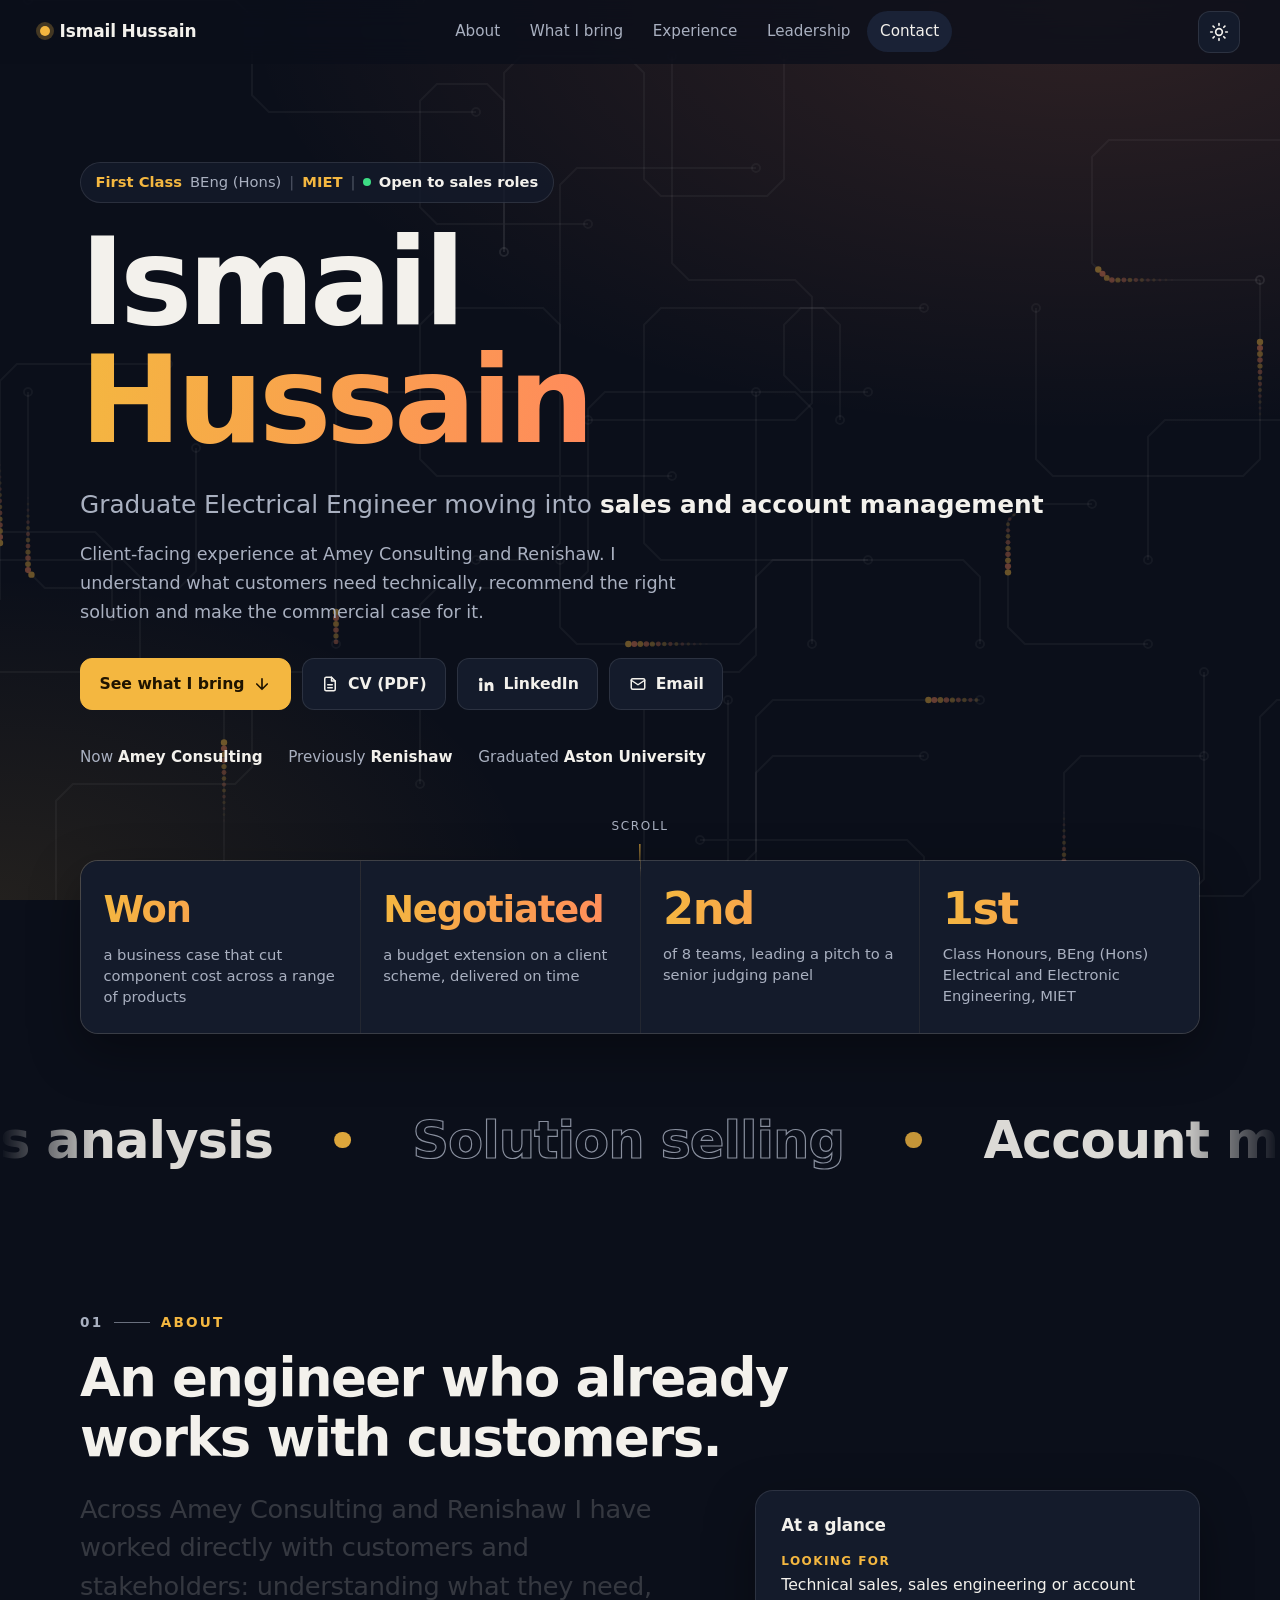
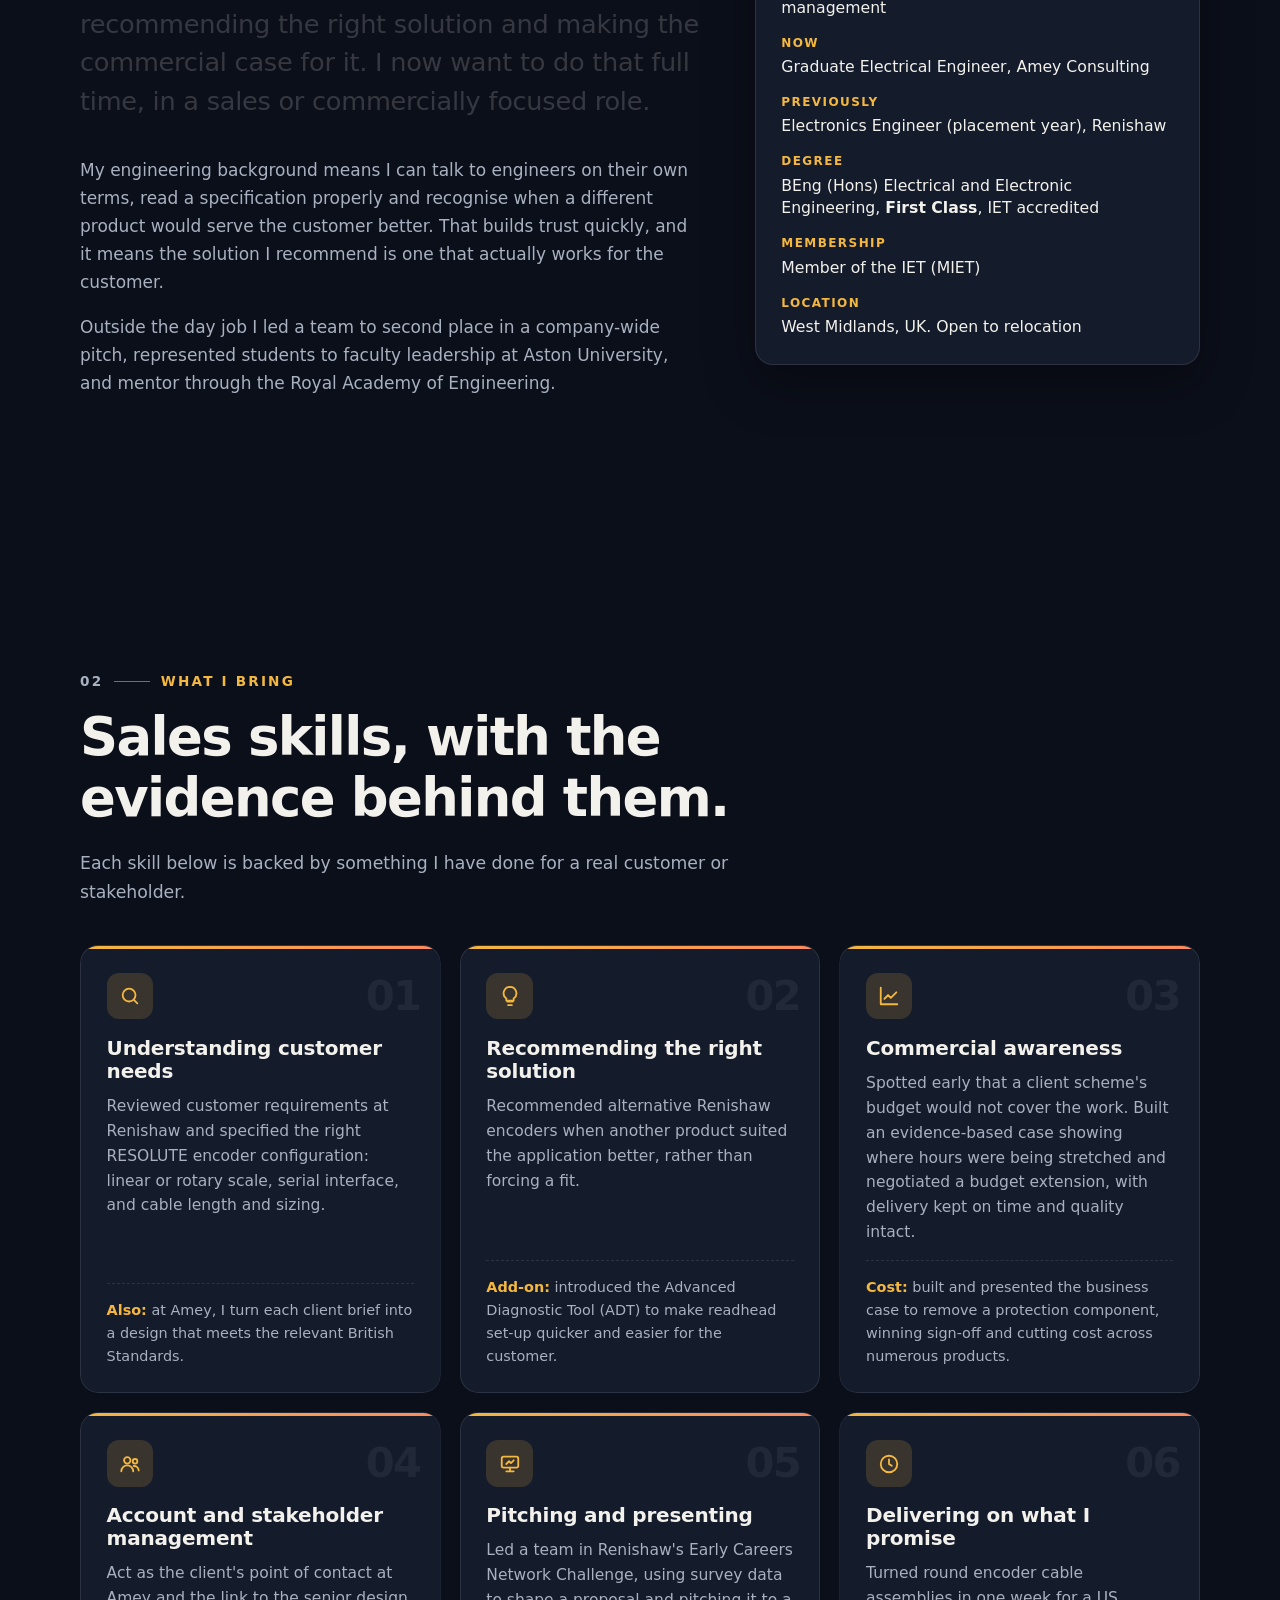
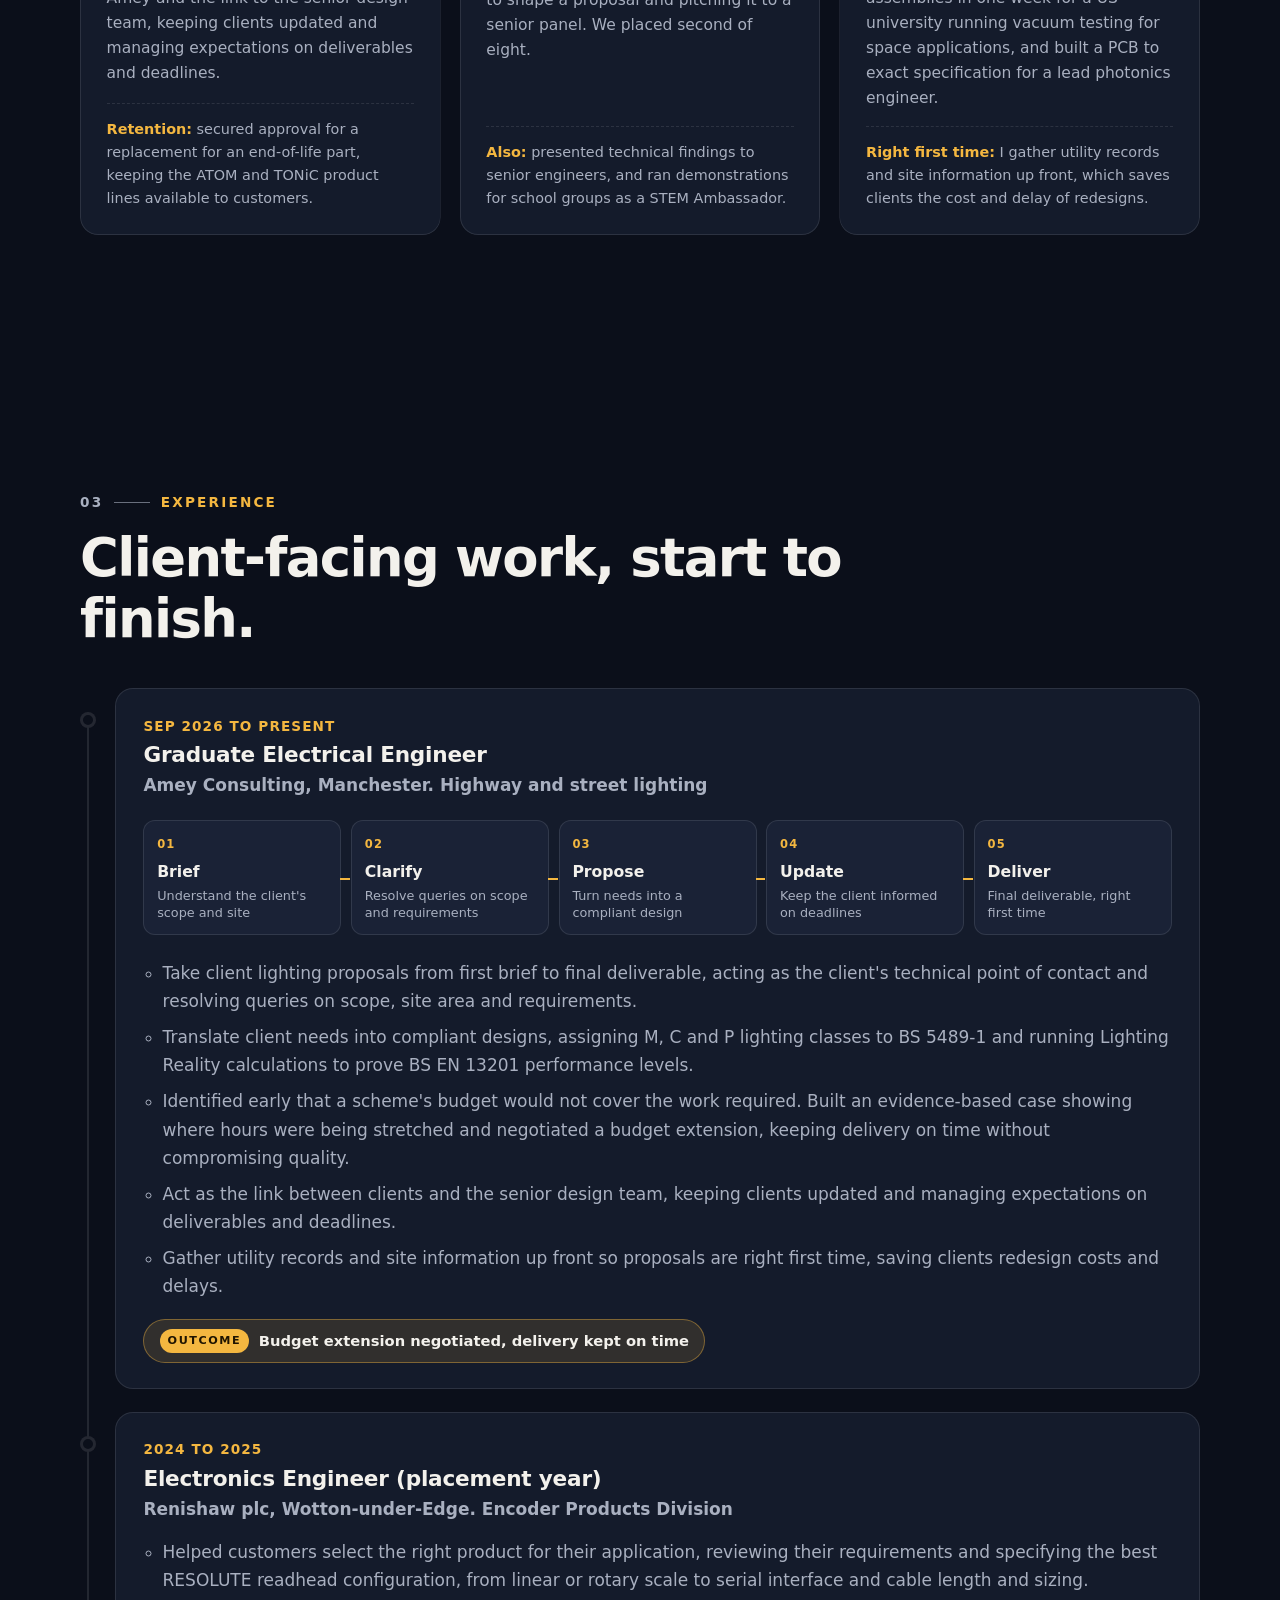
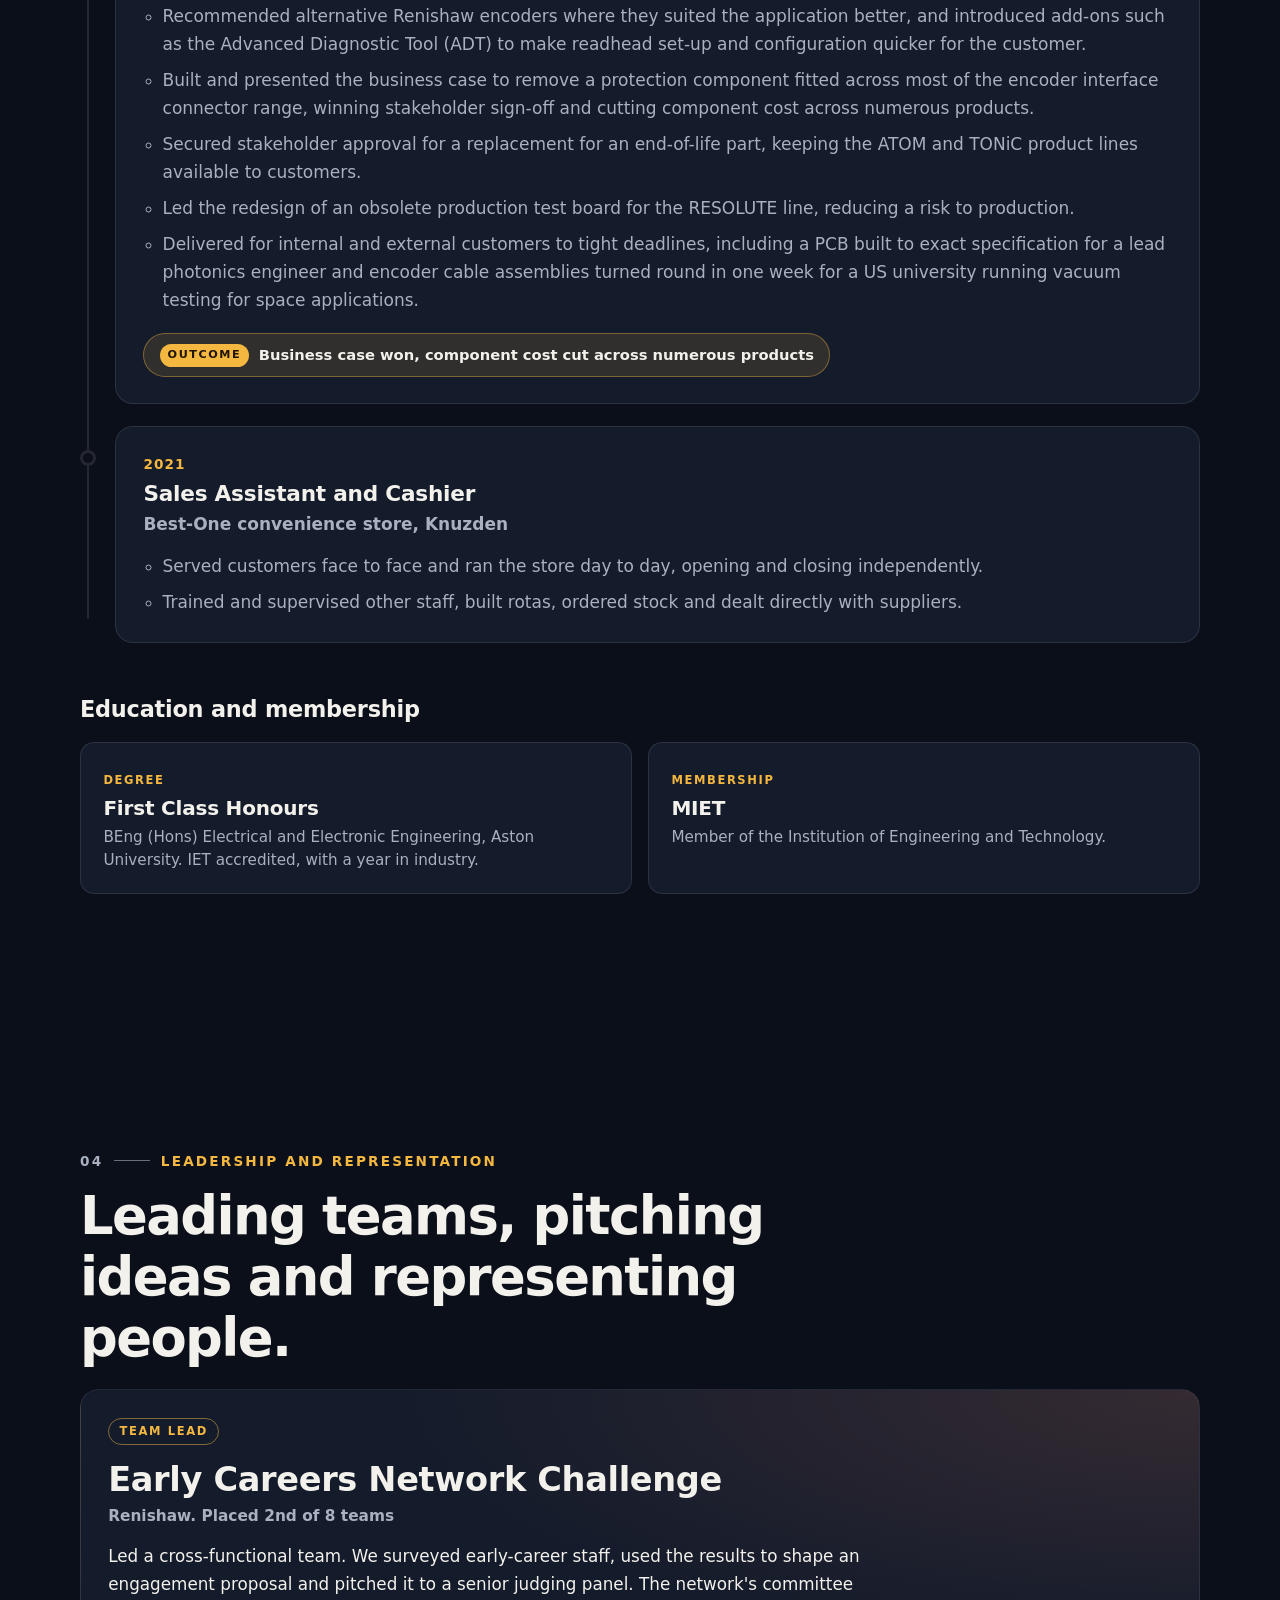
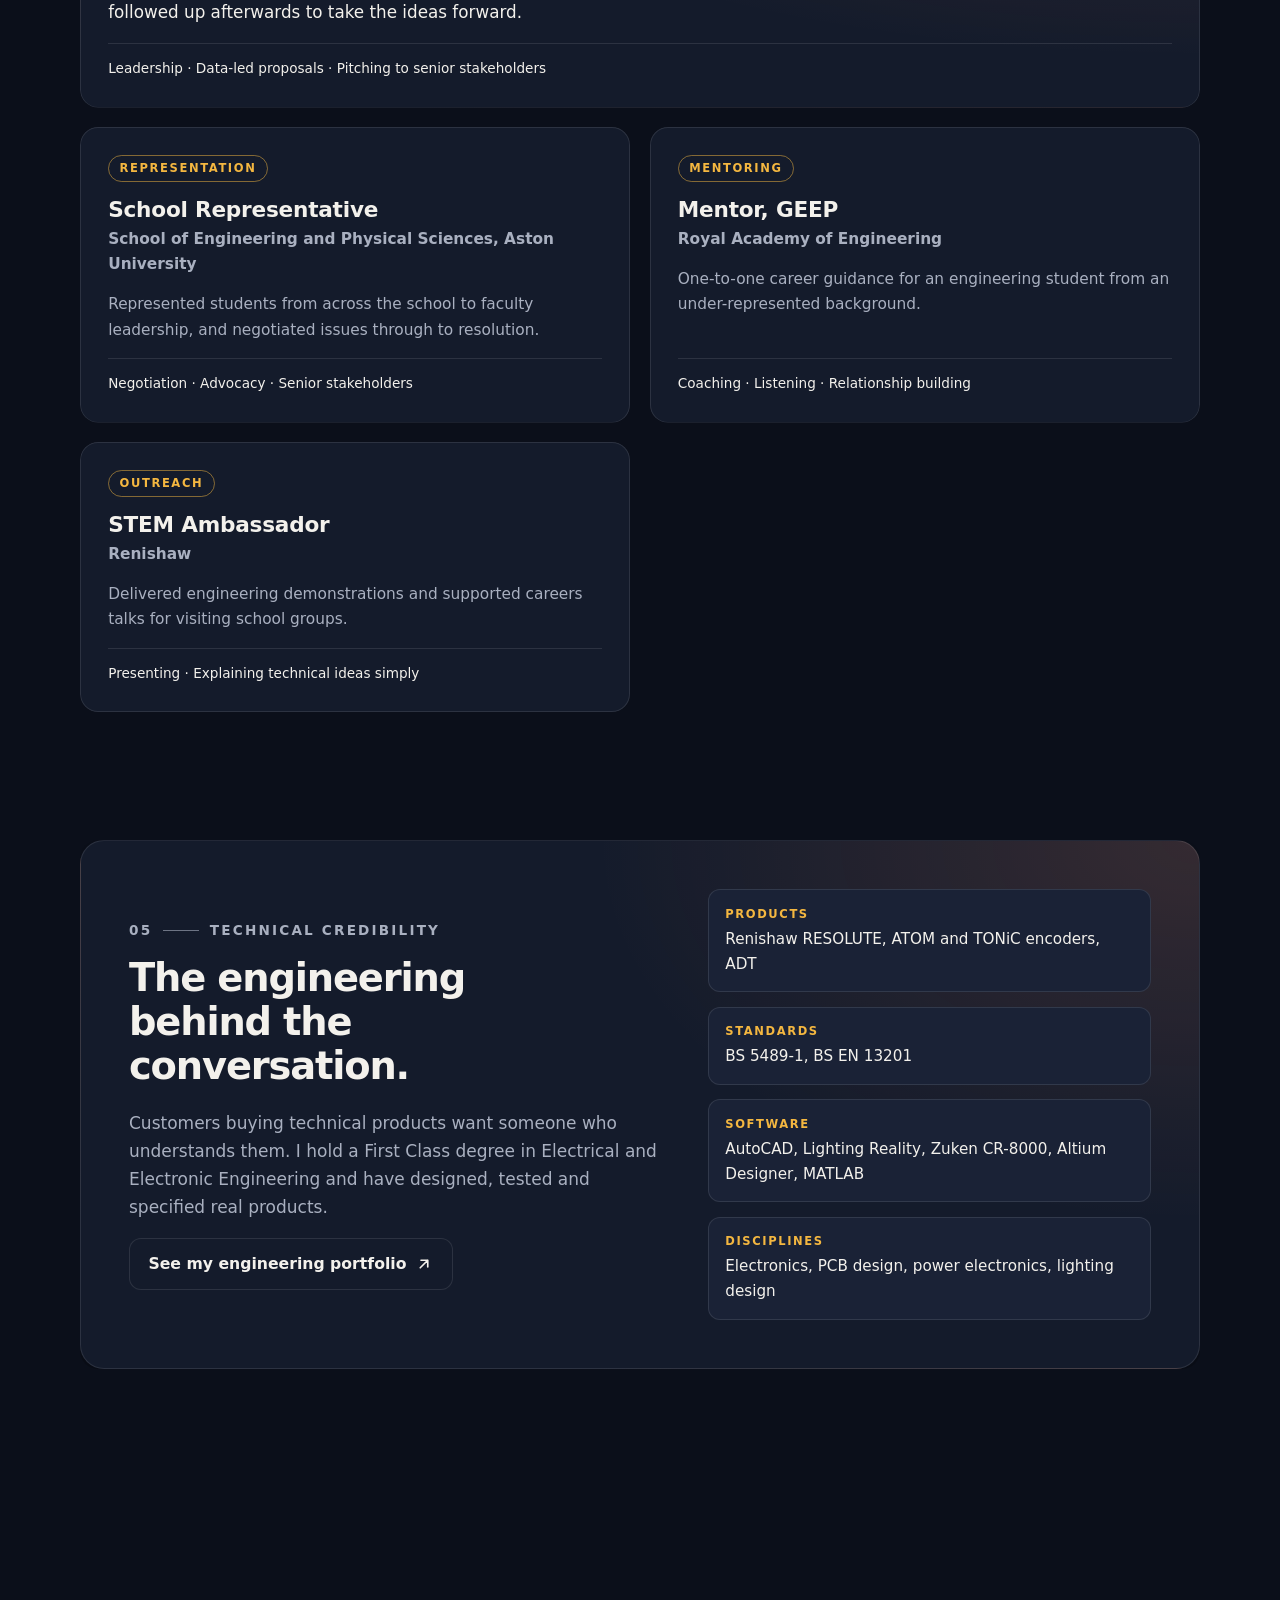
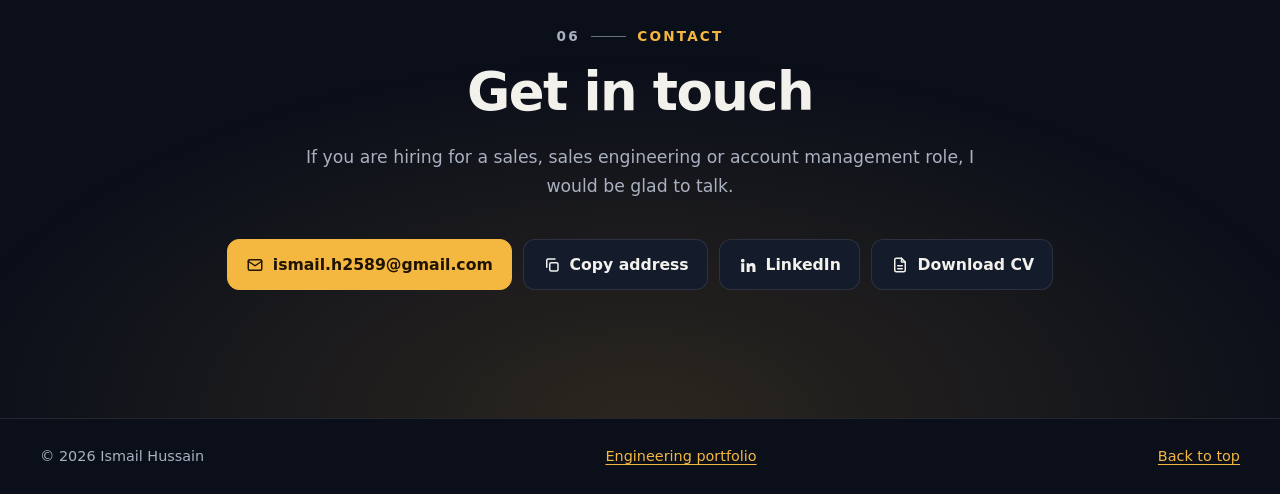
<file: sales/index.html>
<!DOCTYPE html>
<html lang="en-GB" data-theme="dark" class="no-js sales">
<head>
<meta charset="utf-8">
<meta name="viewport" content="width=device-width, initial-scale=1">
<title>Ismail Hussain | Engineer moving into sales</title>
<meta name="description" content="Ismail Hussain: First Class Electrical and Electronic Engineering graduate (MIET) with client-facing experience at Amey Consulting and Renishaw, moving into a sales or commercially focused role.">
<meta name="author" content="Ismail Hussain">
<!-- Unlisted page: shared directly with sales recruiters, kept out of search results. -->
<meta name="robots" content="noindex, nofollow">
<meta name="theme-color" content="#0b0f1a">
<link rel="canonical" href="https://ismail-h01.github.io/sales/">

<meta property="og:type" content="profile">
<meta property="og:title" content="Ismail Hussain | Engineer moving into sales">
<meta property="og:description" content="First Class engineering graduate (MIET) with client-facing experience at Amey Consulting and Renishaw. Needs analysis, solution selling, business cases and negotiation.">
<meta property="og:url" content="https://ismail-h01.github.io/sales/">
<meta property="og:image" content="https://ismail-h01.github.io/assets/img/og-sales.png">
<meta property="og:image:width" content="1200">
<meta property="og:image:height" content="630">
<meta property="og:image:alt" content="Ismail Hussain. Engineer moving into sales. First Class BEng (Hons), MIET.">
<meta name="twitter:card" content="summary_large_image">

<link rel="icon" type="image/png" sizes="32x32" href="../assets/img/favicon-32.png">
<link rel="apple-touch-icon" href="../assets/img/apple-touch-icon.png">

<script>
(function () {
  var root = document.documentElement, t = null;
  root.classList.remove('no-js'); root.classList.add('js');
  try { t = localStorage.getItem('theme'); } catch (e) {}
  root.setAttribute('data-theme', t === 'light' ? 'light' : 'dark');
})();
</script>
<link rel="stylesheet" href="../css/site.css">
<link rel="stylesheet" href="../css/sales.css">
</head>

<body id="top">
<a class="skip" href="#main">Skip to content</a>
<div class="progress" aria-hidden="true"><span id="progress"></span></div>

<header class="nav" id="nav">
  <a class="brand" href="#top" aria-label="Ismail Hussain, back to top"><span class="dot" aria-hidden="true"></span>Ismail Hussain</a>
  <nav id="menu" aria-label="Primary">
    <ul class="links">
      <li><a href="#about">About</a></li>
      <li><a href="#value">What I bring</a></li>
      <li><a href="#experience">Experience</a></li>
      <li><a href="#leadership">Leadership</a></li>
      <li><a href="#contact">Contact</a></li>
    </ul>
  </nav>
  <div class="nav-tools">
    <button class="icon-btn" id="themeBtn" type="button" aria-label="Switch to light theme">
      <svg class="i-moon" viewBox="0 0 24 24" width="20" height="20" fill="none" stroke="currentColor" stroke-width="2" stroke-linecap="round" stroke-linejoin="round" aria-hidden="true"><path d="M21 12.8A9 9 0 1 1 11.2 3a7 7 0 0 0 9.8 9.8z"/></svg>
      <svg class="i-sun" viewBox="0 0 24 24" width="20" height="20" fill="none" stroke="currentColor" stroke-width="2" stroke-linecap="round" stroke-linejoin="round" aria-hidden="true"><circle cx="12" cy="12" r="4"/><path d="M12 2v2M12 20v2M4.9 4.9l1.4 1.4M17.7 17.7l1.4 1.4M2 12h2M20 12h2M4.9 19.1l1.4-1.4M17.7 6.3l1.4-1.4"/></svg>
    </button>
    <button class="icon-btn menu-btn" id="menuBtn" type="button" aria-expanded="false" aria-controls="menu" aria-label="Open menu">
      <svg viewBox="0 0 24 24" width="22" height="22" fill="none" stroke="currentColor" stroke-width="2" stroke-linecap="round" aria-hidden="true"><path d="M4 7h16M4 12h16M4 17h16"/></svg>
    </button>
  </div>
</header>

<main id="main">

  <!-- ============================ HERO ============================ -->
  <section class="hero" id="hero" aria-labelledby="hero-title">
    <canvas id="traces" aria-hidden="true"></canvas>
    <div class="wrap hero-inner" id="heroInner">
      <p class="badge intro" style="--d:.05s"><b>First Class</b> BEng (Hons) <span class="sep" aria-hidden="true">|</span> <b>MIET</b> <span class="sep sep-open" aria-hidden="true">|</span> <span class="open"><i aria-hidden="true"></i>Open to sales roles</span></p>
      <h1 id="hero-title" class="hero-name"><span class="line" data-letters>Ismail</span><span class="line grad" data-letters>Hussain</span></h1>
      <p class="role intro" style="--d:.75s">Graduate Electrical Engineer moving into <strong>sales and account management</strong></p>
      <p class="hero-lead intro" style="--d:.85s">Client-facing experience at Amey Consulting and Renishaw. I understand what customers need technically, recommend the right solution and make the commercial case for it.</p>
      <div class="cta intro" style="--d:.95s">
        <a class="btn primary" href="#value">See what I bring
          <svg viewBox="0 0 24 24" width="18" height="18" fill="none" stroke="currentColor" stroke-width="2.2" stroke-linecap="round" stroke-linejoin="round" aria-hidden="true"><path d="M12 5v14M5 12l7 7 7-7"/></svg></a>
        <a class="btn" href="../assets/docs/Ismail-Hussain-CV-Sales.pdf" target="_blank" rel="noopener">
          <svg viewBox="0 0 24 24" width="18" height="18" fill="none" stroke="currentColor" stroke-width="2" stroke-linecap="round" stroke-linejoin="round" aria-hidden="true"><path d="M14 3H7a2 2 0 0 0-2 2v14a2 2 0 0 0 2 2h10a2 2 0 0 0 2-2V8z"/><path d="M14 3v5h5M9 13h6M9 17h6"/></svg>CV (PDF)</a>
        <a class="btn" href="https://www.linkedin.com/in/ismail-hussain22/" target="_blank" rel="noopener">
          <svg viewBox="0 0 24 24" width="18" height="18" fill="currentColor" aria-hidden="true"><path d="M4.98 3.5a2.5 2.5 0 1 1 0 5 2.5 2.5 0 0 1 0-5zM3 9.75h4v11.5H3V9.75zm6.5 0h3.83v1.57h.06c.53-1 1.84-2.07 3.78-2.07 4.04 0 4.78 2.66 4.78 6.12v5.88h-4v-5.2c0-1.24-.02-2.84-1.73-2.84-1.73 0-2 1.35-2 2.75v5.29h-4V9.75z"/></svg>LinkedIn</a>
        <a class="btn" href="#contact" data-mail>
          <svg viewBox="0 0 24 24" width="18" height="18" fill="none" stroke="currentColor" stroke-width="2" stroke-linecap="round" stroke-linejoin="round" aria-hidden="true"><rect x="3" y="5" width="18" height="14" rx="2"/><path d="m3 7 9 6 9-6"/></svg>Email</a>
      </div>
      <ul class="hero-meta intro" style="--d:1.05s" aria-label="Background">
        <li>Now <b>Amey Consulting</b></li>
        <li>Previously <b>Renishaw</b></li>
        <li>Graduated <b>Aston University</b></li>
      </ul>
    </div>
    <a class="scroll-hint" href="#about" aria-label="Scroll to About"><span>Scroll</span><i aria-hidden="true"></i></a>
  </section>

  <!-- ============================ HIGHLIGHTS ============================ -->
  <section class="stats-wrap" aria-label="Highlights">
    <div class="wrap">
      <ul class="stats reveal" data-reveal="rise">
        <li class="stat"><div class="n n-word"><span>Won</span></div><p>a business case that cut component cost across a range of products</p></li>
        <li class="stat" style="--d:.08s"><div class="n n-word"><span>Negotiated</span></div><p>a budget extension on a client scheme, delivered on time</p></li>
        <li class="stat" style="--d:.16s"><div class="n"><span>2nd</span></div><p>of 8 teams, leading a pitch to a senior judging panel</p></li>
        <li class="stat" style="--d:.24s"><div class="n"><span>1st</span></div><p>Class Honours, BEng (Hons) Electrical and Electronic Engineering, MIET</p></li>
      </ul>
    </div>
  </section>

  <div class="marquee" aria-hidden="true">
    <div class="marquee-track">
      <span>Needs analysis</span><span>Solution selling</span><span>Account management</span><span>Business cases</span><span>Negotiation</span><span>Stakeholder management</span><span>Presenting</span><span>Technical credibility</span>
      <span>Needs analysis</span><span>Solution selling</span><span>Account management</span><span>Business cases</span><span>Negotiation</span><span>Stakeholder management</span><span>Presenting</span><span>Technical credibility</span>
    </div>
  </div>

  <!-- ============================ ABOUT ============================ -->
  <section id="about" aria-labelledby="about-title">
    <div class="wrap">
      <p class="eyebrow reveal"><span class="eb-n">01</span>About</p>
      <h2 id="about-title" class="split">An engineer who already works with customers.</h2>
      <div class="about-grid">
        <div class="prose">
          <p class="scrub">Across Amey Consulting and Renishaw I have worked directly with customers and stakeholders: understanding what they need, recommending the right solution and making the commercial case for it. I now want to do that full time, in a sales or commercially focused role.</p>
          <p class="reveal">My engineering background means I can talk to engineers on their own terms, read a specification properly and recognise when a different product would serve the customer better. That builds trust quickly, and it means the solution I recommend is one that actually works for the customer.</p>
          <p class="reveal">Outside the day job I led a team to second place in a company-wide pitch, represented students to faculty leadership at Aston University, and mentor through the Royal Academy of Engineering.</p>
        </div>
        <aside class="glance reveal" data-reveal="slide" aria-label="At a glance">
          <h3>At a glance</h3>
          <dl>
            <div><dt>Looking for</dt><dd>Technical sales, sales engineering or account management</dd></div>
            <div><dt>Now</dt><dd>Graduate Electrical Engineer, Amey Consulting</dd></div>
            <div><dt>Previously</dt><dd>Electronics Engineer (placement year), Renishaw</dd></div>
            <div><dt>Degree</dt><dd>BEng (Hons) Electrical and Electronic Engineering, <b>First Class</b>, IET accredited</dd></div>
            <div><dt>Membership</dt><dd>Member of the IET (MIET)</dd></div>
            <div><dt>Location</dt><dd>West Midlands, UK. Open to relocation</dd></div>
          </dl>
        </aside>
      </div>
    </div>
  </section>

  <!-- ============================ WHAT I BRING ============================ -->
  <section id="value" aria-labelledby="value-title">
    <div class="wrap">
      <p class="eyebrow reveal"><span class="eb-n">02</span>What I bring</p>
      <h2 id="value-title" class="split">Sales skills, with the evidence behind them.</h2>
      <p class="lead reveal">Each skill below is backed by something I have done for a real customer or stakeholder.</p>

      <ul class="value">
        <li class="v-card reveal" data-reveal="card">
          <span class="v-ico" aria-hidden="true"><svg viewBox="0 0 24 24" width="22" height="22" fill="none" stroke="currentColor" stroke-width="2" stroke-linecap="round" stroke-linejoin="round"><circle cx="11" cy="11" r="7"/><path d="m20 20-3.5-3.5"/></svg></span>
          <h3>Understanding customer needs</h3>
          <p>Reviewed customer requirements at Renishaw and specified the right RESOLUTE encoder configuration: linear or rotary scale, serial interface, and cable length and sizing.</p>
          <p class="v-ev"><b>Also:</b> at Amey, I turn each client brief into a design that meets the relevant British Standards.</p>
        </li>
        <li class="v-card reveal" data-reveal="card" style="--d:.06s">
          <span class="v-ico" aria-hidden="true"><svg viewBox="0 0 24 24" width="22" height="22" fill="none" stroke="currentColor" stroke-width="2" stroke-linecap="round" stroke-linejoin="round"><path d="M9 18h6M10 22h4M12 2a7 7 0 0 0-4 12.7V17h8v-2.3A7 7 0 0 0 12 2z"/></svg></span>
          <h3>Recommending the right solution</h3>
          <p>Recommended alternative Renishaw encoders when another product suited the application better, rather than forcing a fit.</p>
          <p class="v-ev"><b>Add-on:</b> introduced the Advanced Diagnostic Tool (ADT) to make readhead set-up quicker and easier for the customer.</p>
        </li>
        <li class="v-card reveal" data-reveal="card" style="--d:.12s">
          <span class="v-ico" aria-hidden="true"><svg viewBox="0 0 24 24" width="22" height="22" fill="none" stroke="currentColor" stroke-width="2" stroke-linecap="round" stroke-linejoin="round"><path d="M3 3v18h18"/><path d="m7 15 4-4 3 3 6-6"/></svg></span>
          <h3>Commercial awareness</h3>
          <p>Spotted early that a client scheme's budget would not cover the work. Built an evidence-based case showing where hours were being stretched and negotiated a budget extension, with delivery kept on time and quality intact.</p>
          <p class="v-ev"><b>Cost:</b> built and presented the business case to remove a protection component, winning sign-off and cutting cost across numerous products.</p>
        </li>
        <li class="v-card reveal" data-reveal="card">
          <span class="v-ico" aria-hidden="true"><svg viewBox="0 0 24 24" width="22" height="22" fill="none" stroke="currentColor" stroke-width="2" stroke-linecap="round" stroke-linejoin="round"><circle cx="9" cy="8" r="3.5"/><path d="M2.5 20a6.5 6.5 0 0 1 13 0"/><circle cx="17.5" cy="9" r="2.5"/><path d="M16 14.2a5 5 0 0 1 5.5 4.8"/></svg></span>
          <h3>Account and stakeholder management</h3>
          <p>Act as the client's point of contact at Amey and the link to the senior design team, keeping clients updated and managing expectations on deliverables and deadlines.</p>
          <p class="v-ev"><b>Retention:</b> secured approval for a replacement for an end-of-life part, keeping the ATOM and TONiC product lines available to customers.</p>
        </li>
        <li class="v-card reveal" data-reveal="card" style="--d:.06s">
          <span class="v-ico" aria-hidden="true"><svg viewBox="0 0 24 24" width="22" height="22" fill="none" stroke="currentColor" stroke-width="2" stroke-linecap="round" stroke-linejoin="round"><rect x="3" y="4" width="18" height="12" rx="2"/><path d="M8 20h8M12 16v4"/><path d="m8 12 3-3 2 2 3-3"/></svg></span>
          <h3>Pitching and presenting</h3>
          <p>Led a team in Renishaw's Early Careers Network Challenge, using survey data to shape a proposal and pitching it to a senior panel. We placed second of eight.</p>
          <p class="v-ev"><b>Also:</b> presented technical findings to senior engineers, and ran demonstrations for school groups as a STEM Ambassador.</p>
        </li>
        <li class="v-card reveal" data-reveal="card" style="--d:.12s">
          <span class="v-ico" aria-hidden="true"><svg viewBox="0 0 24 24" width="22" height="22" fill="none" stroke="currentColor" stroke-width="2" stroke-linecap="round" stroke-linejoin="round"><circle cx="12" cy="12" r="9"/><path d="M12 7v5l3 2"/></svg></span>
          <h3>Delivering on what I promise</h3>
          <p>Turned round encoder cable assemblies in one week for a US university running vacuum testing for space applications, and built a PCB to exact specification for a lead photonics engineer.</p>
          <p class="v-ev"><b>Right first time:</b> I gather utility records and site information up front, which saves clients the cost and delay of redesigns.</p>
        </li>
      </ul>
    </div>
  </section>

  <!-- ============================ EXPERIENCE ============================ -->
  <section id="experience" aria-labelledby="exp-title">
    <div class="wrap">
      <p class="eyebrow reveal"><span class="eb-n">03</span>Experience</p>
      <h2 id="exp-title" class="split">Client-facing work, start to finish.</h2>

      <ol class="timeline" id="timeline">
        <li class="t-progress" aria-hidden="true"><span id="tProgress"></span></li>
        <li class="t-item reveal" data-reveal="slide" id="x-amey">
          <span class="t-dot" aria-hidden="true"></span>
          <div class="t-card">
            <p class="t-date">Sep 2026 to present</p>
            <h3>Graduate Electrical Engineer</h3>
            <p class="t-org">Amey Consulting, Manchester. Highway and street lighting</p>
            <ol class="flow" aria-label="How I take a client from brief to delivery">
              <li style="--i:0"><b>Brief</b><span>Understand the client's scope and site</span></li>
              <li style="--i:1"><b>Clarify</b><span>Resolve queries on scope and requirements</span></li>
              <li style="--i:2"><b>Propose</b><span>Turn needs into a compliant design</span></li>
              <li style="--i:3"><b>Update</b><span>Keep the client informed on deadlines</span></li>
              <li style="--i:4"><b>Deliver</b><span>Final deliverable, right first time</span></li>
            </ol>
            <ul>
              <li>Take client lighting proposals from first brief to final deliverable, acting as the client's technical point of contact and resolving queries on scope, site area and requirements.</li>
              <li>Translate client needs into compliant designs, assigning M, C and P lighting classes to BS 5489-1 and running Lighting Reality calculations to prove BS EN 13201 performance levels.</li>
              <li>Identified early that a scheme's budget would not cover the work required. Built an evidence-based case showing where hours were being stretched and negotiated a budget extension, keeping delivery on time without compromising quality.</li>
              <li>Act as the link between clients and the senior design team, keeping clients updated and managing expectations on deliverables and deadlines.</li>
              <li>Gather utility records and site information up front so proposals are right first time, saving clients redesign costs and delays.</li>
            </ul>
            <p class="outcome"><b>Outcome</b>Budget extension negotiated, delivery kept on time</p>
          </div>
        </li>
        <li class="t-item reveal" data-reveal="slide" id="x-renishaw">
          <span class="t-dot" aria-hidden="true"></span>
          <div class="t-card">
            <p class="t-date">2024 to 2025</p>
            <h3>Electronics Engineer (placement year)</h3>
            <p class="t-org">Renishaw plc, Wotton-under-Edge. Encoder Products Division</p>
            <ul>
              <li>Helped customers select the right product for their application, reviewing their requirements and specifying the best RESOLUTE readhead configuration, from linear or rotary scale to serial interface and cable length and sizing.</li>
              <li>Recommended alternative Renishaw encoders where they suited the application better, and introduced add-ons such as the Advanced Diagnostic Tool (ADT) to make readhead set-up and configuration quicker for the customer.</li>
              <li>Built and presented the business case to remove a protection component fitted across most of the encoder interface connector range, winning stakeholder sign-off and cutting component cost across numerous products.</li>
              <li>Secured stakeholder approval for a replacement for an end-of-life part, keeping the ATOM and TONiC product lines available to customers.</li>
              <li>Led the redesign of an obsolete production test board for the RESOLUTE line, reducing a risk to production.</li>
              <li>Delivered for internal and external customers to tight deadlines, including a PCB built to exact specification for a lead photonics engineer and encoder cable assemblies turned round in one week for a US university running vacuum testing for space applications.</li>
            </ul>
            <p class="outcome"><b>Outcome</b>Business case won, component cost cut across numerous products</p>
          </div>
        </li>
        <li class="t-item reveal" data-reveal="slide" id="x-retail">
          <span class="t-dot" aria-hidden="true"></span>
          <div class="t-card">
            <p class="t-date">2021</p>
            <h3>Sales Assistant and Cashier</h3>
            <p class="t-org">Best-One convenience store, Knuzden</p>
            <ul>
              <li>Served customers face to face and ran the store day to day, opening and closing independently.</li>
              <li>Trained and supervised other staff, built rotas, ordered stock and dealt directly with suppliers.</li>
            </ul>
          </div>
        </li>
      </ol>

      <h3 class="sub-h reveal">Education and membership</h3>
      <ul class="creds">
        <li class="reveal" data-reveal="rise"><span class="cred-k">Degree</span><h4>First Class Honours</h4><p>BEng (Hons) Electrical and Electronic Engineering, Aston University. IET accredited, with a year in industry.</p></li>
        <li class="reveal" data-reveal="rise" style="--d:.08s"><span class="cred-k">Membership</span><h4>MIET</h4><p>Member of the Institution of Engineering and Technology.</p></li>
      </ul>
    </div>
  </section>

  <!-- ============================ LEADERSHIP ============================ -->
  <section id="leadership" aria-labelledby="lead-title">
    <div class="wrap">
      <p class="eyebrow reveal"><span class="eb-n">04</span>Leadership and representation</p>
      <h2 id="lead-title" class="split">Leading teams, pitching ideas and representing people.</h2>

      <ul class="roles">
        <li class="role-card featured reveal" data-reveal="card">
          <span class="r-tag">Team lead</span>
          <h3>Early Careers Network Challenge</h3>
          <p class="r-org">Renishaw. Placed 2nd of 8 teams</p>
          <p>Led a cross-functional team. We surveyed early-career staff, used the results to shape an engagement proposal and pitched it to a senior judging panel. The network's committee followed up afterwards to take the ideas forward.</p>
          <p class="r-skills">Leadership &middot; Data-led proposals &middot; Pitching to senior stakeholders</p>
        </li>
        <li class="role-card reveal" data-reveal="card" style="--d:.06s">
          <span class="r-tag">Representation</span>
          <h3>School Representative</h3>
          <p class="r-org">School of Engineering and Physical Sciences, Aston University</p>
          <p>Represented students from across the school to faculty leadership, and negotiated issues through to resolution.</p>
          <p class="r-skills">Negotiation &middot; Advocacy &middot; Senior stakeholders</p>
        </li>
        <li class="role-card reveal" data-reveal="card" style="--d:.12s">
          <span class="r-tag">Mentoring</span>
          <h3>Mentor, GEEP</h3>
          <p class="r-org">Royal Academy of Engineering</p>
          <p>One-to-one career guidance for an engineering student from an under-represented background.</p>
          <p class="r-skills">Coaching &middot; Listening &middot; Relationship building</p>
        </li>
        <li class="role-card reveal" data-reveal="card" style="--d:.18s">
          <span class="r-tag">Outreach</span>
          <h3>STEM Ambassador</h3>
          <p class="r-org">Renishaw</p>
          <p>Delivered engineering demonstrations and supported careers talks for visiting school groups.</p>
          <p class="r-skills">Presenting &middot; Explaining technical ideas simply</p>
        </li>
      </ul>
    </div>
  </section>

  <!-- ============================ TECHNICAL DEPTH ============================ -->
  <section id="depth" aria-labelledby="depth-title">
    <div class="wrap">
      <div class="depth reveal" data-reveal="card">
        <div>
          <p class="eyebrow"><span class="eb-n">05</span>Technical credibility</p>
          <h2 id="depth-title">The engineering behind the conversation.</h2>
          <p>Customers buying technical products want someone who understands them. I hold a First Class degree in Electrical and Electronic Engineering and have designed, tested and specified real products.</p>
          <a class="btn" href="../">See my engineering portfolio
            <svg viewBox="0 0 24 24" width="18" height="18" fill="none" stroke="currentColor" stroke-width="2.2" stroke-linecap="round" stroke-linejoin="round" aria-hidden="true"><path d="M7 17 17 7M8 7h9v9"/></svg></a>
        </div>
        <dl class="depth-list">
          <div><dt>Products</dt><dd>Renishaw RESOLUTE, ATOM and TONiC encoders, ADT</dd></div>
          <div><dt>Standards</dt><dd>BS 5489-1, BS EN 13201</dd></div>
          <div><dt>Software</dt><dd>AutoCAD, Lighting Reality, Zuken CR-8000, Altium Designer, MATLAB</dd></div>
          <div><dt>Disciplines</dt><dd>Electronics, PCB design, power electronics, lighting design</dd></div>
        </dl>
      </div>
    </div>
  </section>

  <!-- ============================ CONTACT ============================ -->
  <section id="contact" class="contact" aria-labelledby="contact-title">
    <div class="wrap">
      <p class="eyebrow reveal"><span class="eb-n">06</span>Contact</p>
      <h2 id="contact-title" class="split">Get in touch</h2>
      <p class="lead reveal">If you are hiring for a sales, sales engineering or account management role, I would be glad to talk.</p>
      <div class="cta reveal" data-reveal="rise">
        <a class="btn primary" href="#contact" data-mail>
          <svg viewBox="0 0 24 24" width="18" height="18" fill="none" stroke="currentColor" stroke-width="2" stroke-linecap="round" stroke-linejoin="round" aria-hidden="true"><rect x="3" y="5" width="18" height="14" rx="2"/><path d="m3 7 9 6 9-6"/></svg><span id="mailtext">ismail.h2589 [at] gmail.com</span></a>
        <button class="btn" type="button" id="copyMail" hidden>
          <svg viewBox="0 0 24 24" width="18" height="18" fill="none" stroke="currentColor" stroke-width="2" stroke-linecap="round" stroke-linejoin="round" aria-hidden="true"><rect x="9" y="9" width="11" height="11" rx="2"/><path d="M5 15V6a2 2 0 0 1 2-2h9"/></svg>Copy address</button>
        <a class="btn" href="https://www.linkedin.com/in/ismail-hussain22/" target="_blank" rel="noopener">
          <svg viewBox="0 0 24 24" width="18" height="18" fill="currentColor" aria-hidden="true"><path d="M4.98 3.5a2.5 2.5 0 1 1 0 5 2.5 2.5 0 0 1 0-5zM3 9.75h4v11.5H3V9.75zm6.5 0h3.83v1.57h.06c.53-1 1.84-2.07 3.78-2.07 4.04 0 4.78 2.66 4.78 6.12v5.88h-4v-5.2c0-1.24-.02-2.84-1.73-2.84-1.73 0-2 1.35-2 2.75v5.29h-4V9.75z"/></svg>LinkedIn</a>
        <a class="btn" href="../assets/docs/Ismail-Hussain-CV-Sales.pdf" target="_blank" rel="noopener">
          <svg viewBox="0 0 24 24" width="18" height="18" fill="none" stroke="currentColor" stroke-width="2" stroke-linecap="round" stroke-linejoin="round" aria-hidden="true"><path d="M14 3H7a2 2 0 0 0-2 2v14a2 2 0 0 0 2 2h10a2 2 0 0 0 2-2V8z"/><path d="M14 3v5h5M9 13h6M9 17h6"/></svg>Download CV</a>
      </div>
    </div>
  </section>
</main>

<footer class="foot">
  <span>&copy; <span id="yr">2026</span> Ismail Hussain</span>
  <a href="../">Engineering portfolio</a>
  <a href="#top">Back to top</a>
</footer>

<button class="to-top" id="toTop" type="button" aria-label="Back to top" hidden>
  <svg viewBox="0 0 24 24" width="20" height="20" fill="none" stroke="currentColor" stroke-width="2.4" stroke-linecap="round" stroke-linejoin="round" aria-hidden="true"><path d="M12 19V5M5 12l7-7 7 7"/></svg>
</button>
<div class="toast" id="toast" role="status" aria-live="polite"></div>

<script src="../js/site.js" defer></script>
</body>
</html>
</file>
<file: css/site.css>
/* ==========================================================================
   Ismail Hussain portfolio. Hand-written CSS, no framework.
   Sections: tokens, base, nav, hero, stats, marquee, headings, motion system,
   about, cards, drop-downs, timeline, skills, leadership, contact, footer,
   overlays, responsive, reduced motion, print.
   ========================================================================== */

:root {
  --bg: #0a1120;
  --bg-2: #0e1830;
  --surface: #121d36;
  --surface-2: #17243f;
  --line: rgba(255, 255, 255, .10);
  --text: #e8eef9;
  --muted: #9fb0cc;
  --accent: #35d0c0;
  --accent-2: #5b9dff;
  --accent-ink: #04201d;
  --warn: #f2b95a;
  --shadow: 0 18px 50px rgba(0, 0, 0, .35);
  --radius: 18px;
  --maxw: 1120px;
  --nav-h: 64px;
  --ease: cubic-bezier(.2, .8, .2, 1);
  color-scheme: dark;
}
[data-theme="light"] {
  --bg: #f6f8fc;
  --bg-2: #eaeff8;
  --surface: #ffffff;
  --surface-2: #f1f5fb;
  --line: rgba(10, 20, 40, .12);
  --text: #0e1830;
  --muted: #4a5b78;
  --accent: #0a7f74;
  --accent-2: #1f5fd0;
  --accent-ink: #ffffff;
  --warn: #8a5a00;
  --shadow: 0 14px 40px rgba(20, 40, 80, .12);
  color-scheme: light;
}

*, *::before, *::after { box-sizing: border-box; }
html { scroll-behavior: smooth; scroll-padding-top: calc(var(--nav-h) + 12px); -webkit-text-size-adjust: 100%; }
body {
  margin: 0; background: var(--bg); color: var(--text);
  font: 400 1.0625rem/1.65 system-ui, -apple-system, "Segoe UI", Roboto, "Helvetica Neue", Arial, sans-serif;
  overflow-x: hidden; transition: background-color .4s, color .4s;
}
main { overflow-x: clip;
}
img { max-width: 100%; height: auto; display: block; }
a { color: var(--accent); text-underline-offset: 3px; }
a:hover { color: var(--accent-2); }
h1, h2, h3, h4 { line-height: 1.15; margin: 0; letter-spacing: -.01em; }
p { margin: 0 0 1em; }
ul, ol { margin: 0; padding: 0; }
:focus-visible { outline: 3px solid var(--accent-2); outline-offset: 3px; border-radius: 6px; }
.wrap { width: min(var(--maxw), 100% - 2.5rem); margin-inline: auto; }
section { padding: clamp(4.5rem, 10vw, 8rem) 0; position: relative; }
.skip { position: absolute; left: -999px; top: 8px; background: var(--accent); color: var(--accent-ink); padding: .6rem 1rem; border-radius: 8px; z-index: 200; }
.skip:focus { left: 8px; }

.progress { position: fixed; inset: 0 0 auto 0; height: 3px; z-index: 120; }
.progress span { display: block; height: 100%; width: 0; background: linear-gradient(90deg, var(--accent), var(--accent-2)); box-shadow: 0 0 12px var(--accent); }

/* ---------- navigation ---------- */
.nav {
  position: fixed; inset: 0 0 auto 0; height: var(--nav-h); z-index: 100;
  display: flex; align-items: center; justify-content: space-between; gap: 1rem;
  padding: 0 clamp(1rem, 4vw, 2.5rem);
  background: color-mix(in srgb, var(--bg) 78%, transparent);
  backdrop-filter: blur(14px); -webkit-backdrop-filter: blur(14px);
  border-bottom: 1px solid transparent; transition: border-color .3s, transform .4s var(--ease);
}
.nav.scrolled { border-bottom-color: var(--line); }
.nav.hide { transform: translateY(-100%); }
.brand { display: inline-flex; align-items: center; gap: .6rem; color: var(--text); font-weight: 700; text-decoration: none; letter-spacing: -.01em; }
.brand .dot { width: 10px; height: 10px; border-radius: 50%; background: var(--accent); box-shadow: 0 0 0 4px color-mix(in srgb, var(--accent) 25%, transparent); animation: pulse 2.4s ease-in-out infinite; }
@keyframes pulse { 50% { box-shadow: 0 0 0 8px color-mix(in srgb, var(--accent) 0%, transparent); } }
.links { list-style: none; display: flex; gap: .25rem; }
.links a { position: relative; display: block; padding: .5rem .8rem; border-radius: 999px; color: var(--muted); text-decoration: none; font-size: .95rem; font-weight: 500; transition: color .2s, background .2s; }
.links a:hover { color: var(--text); background: var(--surface); }
.links a.active { color: var(--text); background: var(--surface-2); }
.nav-tools { display: flex; gap: .4rem; }
.icon-btn { width: 42px; height: 42px; display: grid; place-items: center; border-radius: 12px; border: 1px solid var(--line); background: var(--surface); color: var(--text); cursor: pointer; transition: border-color .2s, transform .3s var(--ease); }
.icon-btn:hover { border-color: var(--accent); }
#themeBtn:active { transform: rotate(40deg) scale(.92); }
.menu-btn { display: none; }
[data-theme="dark"] .i-moon, [data-theme="light"] .i-sun { display: none; }

/* ---------- hero ---------- */
.hero { min-height: 100svh; display: flex; align-items: center; padding: calc(var(--nav-h) + 3rem) 0 5rem; overflow: hidden; background: radial-gradient(120% 80% at 80% 0%, color-mix(in srgb, var(--accent-2) 16%, transparent), transparent 60%), var(--bg); }
#traces { position: absolute; inset: 0; width: 100%; height: 100%; opacity: .7; will-change: transform; }
.hero .wrap { position: relative; z-index: 1; will-change: transform, opacity; }
.badge { display: inline-flex; flex-wrap: wrap; align-items: center; gap: .5rem; padding: .45rem .9rem; border: 1px solid var(--line); border-radius: 999px; background: color-mix(in srgb, var(--surface) 80%, transparent); color: var(--muted); font-size: .92rem; margin-bottom: 1.4rem; }
.badge b { color: var(--accent); font-weight: 700; }
.badge .sep { opacity: .4; }
.hero-name { font-size: clamp(3.4rem, 12vw, 7.6rem); font-weight: 800; letter-spacing: -.04em; line-height: .95; margin-bottom: 1.5rem; }
.hero-name .line { display: block; overflow: hidden; padding: 0 .04em .08em 0; margin-bottom: -.06em; }
.grad { background: linear-gradient(100deg, var(--accent), var(--accent-2)); -webkit-background-clip: text; background-clip: text; color: transparent; }
.hero-name .ch { display: inline-block; will-change: transform; }
.hero-name .grad.chars { background: none; color: inherit; }
.hero-name .grad .ch {
  background: linear-gradient(100deg, var(--accent), var(--accent-2));
  background-size: var(--w, 100%) 100%; background-position: calc(var(--x, 0px) * -1) 0;
  -webkit-background-clip: text; background-clip: text; color: transparent;
}
.role { font-size: clamp(1.15rem, 2.4vw, 1.55rem); color: var(--muted); margin-bottom: .9rem; }
.role strong { color: var(--text); font-weight: 700; }
.hero-lead { max-width: 54ch; color: var(--muted); font-size: 1.1rem; margin-bottom: 1.9rem; }
.cta { display: flex; flex-wrap: wrap; gap: .7rem; }
.btn { position: relative; overflow: hidden; display: inline-flex; align-items: center; gap: .55rem; padding: .75rem 1.15rem; border-radius: 12px; border: 1px solid var(--line); background: var(--surface); color: var(--text); font: inherit; font-weight: 600; font-size: .98rem; text-decoration: none; cursor: pointer; transition: transform .3s var(--ease), border-color .2s, background .2s, color .2s; }
.btn:hover { transform: translateY(-2px); border-color: var(--accent); color: var(--text); }
.btn.primary { background: var(--accent); border-color: var(--accent); color: var(--accent-ink); }
.btn.primary::after { content: ""; position: absolute; inset: 0; background: linear-gradient(110deg, transparent 30%, rgba(255, 255, 255, .35) 50%, transparent 70%); transform: translateX(-120%); transition: transform .7s var(--ease); }
.btn.primary:hover::after { transform: translateX(120%); }
.btn.primary:hover { background: var(--accent-2); border-color: var(--accent-2); color: #fff; }
.hero-meta { list-style: none; display: flex; flex-wrap: wrap; gap: .5rem 1.6rem; margin-top: 2.2rem; color: var(--muted); font-size: .95rem; }
.hero-meta b { color: var(--text); font-weight: 600; }
.scroll-hint { position: absolute; left: 50%; bottom: 1.4rem; transform: translateX(-50%); display: flex; flex-direction: column; align-items: center; gap: .4rem; color: var(--muted); text-decoration: none; font-size: .75rem; letter-spacing: .14em; text-transform: uppercase; z-index: 1; }
.scroll-hint i { width: 1px; height: 34px; background: linear-gradient(var(--accent), transparent); animation: drip 1.8s ease-in-out infinite; }
@keyframes drip { 0% { transform: scaleY(0); transform-origin: top; } 50% { transform: scaleY(1); transform-origin: top; } 51% { transform-origin: bottom; } 100% { transform: scaleY(0); transform-origin: bottom; } }

/* hero entrance (on load) */
.js .intro { animation: introIn 1s var(--ease) var(--d, 0s) both; }
@keyframes introIn { from { opacity: 0; transform: translateY(22px); filter: blur(8px); } to { opacity: 1; transform: none; filter: none; } }
.js .hero-name .ch { animation: chIn 1.05s var(--ease) calc(.18s + var(--i, 0) * .045s) both; }
@keyframes chIn { from { transform: translateY(135%) rotate(4deg); } to { transform: none; } }
.hero-name .ch { transform-origin: 0 100%; }

/* ---------- stats ---------- */
.stats-wrap { padding: 0; margin-top: -2.5rem; z-index: 2; }
.stats { list-style: none; display: grid; grid-template-columns: repeat(4, 1fr); gap: 1px; border: 1px solid var(--line); border-radius: var(--radius); background: var(--line); box-shadow: var(--shadow); overflow: hidden; }
.stat { padding: 1.6rem 1.4rem; background: var(--surface); transition: background .3s; }
.stat:hover { background: var(--surface-2); }
.js .stats .stat > * { opacity: 0; transform: translateY(22px); transition: opacity .8s var(--ease), transform .8s var(--ease); transition-delay: calc(.2s + var(--d, 0s)); }
.js .stats.in .stat > * { opacity: 1; transform: none; }
.stat .n { font-size: clamp(2rem, 4vw, 2.8rem); font-weight: 800; letter-spacing: -.03em; line-height: 1; margin-bottom: .7rem; background: linear-gradient(100deg, var(--accent), var(--accent-2)); -webkit-background-clip: text; background-clip: text; color: transparent; }
.stat .n-word { font-size: clamp(1.6rem, 2.9vw, 2.2rem); line-height: 1.25; }
.stat p { margin: 0; color: var(--muted); font-size: .92rem; line-height: 1.45; }

/* ---------- marquee ---------- */
.marquee { overflow: hidden; padding: clamp(2.2rem, 6vw, 4rem) 0 0; -webkit-mask-image: linear-gradient(90deg, transparent, #000 8%, #000 92%, transparent); mask-image: linear-gradient(90deg, transparent, #000 8%, #000 92%, transparent); }
.marquee-track { display: flex; width: max-content; will-change: transform; }
.marquee-track span { font-size: clamp(1.7rem, 4.4vw, 3.2rem); font-weight: 800; letter-spacing: -.02em; white-space: nowrap; padding-right: 1.2em; color: var(--text); opacity: .9; display: inline-flex; align-items: center; gap: 1.2em; }
.marquee-track span:nth-child(even) { color: transparent; -webkit-text-stroke: 1.2px var(--muted); opacity: .8; }
.marquee-track span::after { content: ""; width: .32em; height: .32em; border-radius: 50%; background: var(--accent); flex: none; }
.no-js .marquee-track { animation: marquee 45s linear infinite; }
@keyframes marquee { to { transform: translateX(-50%); } }

/* ---------- section headings ---------- */
.eyebrow { display: flex; align-items: center; gap: .7rem; color: var(--accent); font-weight: 700; font-size: .85rem; letter-spacing: .16em; text-transform: uppercase; margin-bottom: .9rem; }
.eb-n { font-variant-numeric: tabular-nums; color: var(--muted); display: inline-flex; align-items: center; gap: .7rem; }
.eb-n::after { content: ""; width: 2.2rem; height: 1px; background: currentColor; opacity: .6; }
section h2 { font-size: clamp(2rem, 4.8vw, 3.3rem); font-weight: 800; letter-spacing: -.03em; max-width: 22ch; margin-bottom: 1.3rem; }
.lead { color: var(--muted); max-width: 62ch; margin-bottom: 2.4rem; font-size: 1.08rem; }

/* ---------- motion system (scroll reveals) ---------- */
.js .reveal { opacity: 0; transform: translateY(32px); transition: opacity .9s var(--ease) var(--d, 0s), transform .9s var(--ease) var(--d, 0s), clip-path 1.1s var(--ease) var(--d, 0s), filter .9s var(--ease) var(--d, 0s); }
.js .reveal[data-reveal="rise"] { transform: translateY(46px) scale(.96); filter: blur(4px); }
.js .reveal[data-reveal="slide"] { transform: translateX(48px); }
.js .reveal[data-reveal="card"] { transform: translateY(70px) scale(.97); clip-path: inset(10% 3% 0 3% round var(--radius)); }
.js .reveal.in { opacity: 1; transform: none; filter: none; clip-path: inset(0 0 0 0 round var(--radius)); }
.js .reveal.in:not([data-reveal="card"]) { clip-path: none; }

/* split headings: each word rises out of a mask */
.split .w { display: inline-block; overflow: hidden; vertical-align: top; padding-bottom: .1em; margin-bottom: -.1em; }
.split .wi { display: inline-block; transform: translateY(112%); transition: transform 1s var(--ease) calc(var(--i, 0) * .055s); }
.split.in .wi { transform: none; }

/* scrubbed statement: words light up as the reader scrolls */
.scrub { font-size: clamp(1.25rem, 2.3vw, 1.6rem); line-height: 1.5; color: var(--text) !important; font-weight: 500; letter-spacing: -.01em; margin-bottom: 1.4em; }
.scrub .sw { opacity: .18; transition: opacity .25s linear; }
.scrub .sw.lit { opacity: 1; }

/* ---------- about ---------- */
.about-grid { display: grid; grid-template-columns: 1.4fr 1fr; gap: clamp(1.5rem, 4vw, 3.5rem); align-items: start; margin-top: 1rem; }
.prose p { color: var(--muted); max-width: 62ch; }
.prose b { color: var(--text); }
.glance { border: 1px solid var(--line); border-radius: var(--radius); background: var(--surface); padding: 1.6rem; box-shadow: var(--shadow); position: sticky; top: calc(var(--nav-h) + 1.5rem); }
.glance h3 { font-size: 1.05rem; margin-bottom: 1rem; }
.glance dl { margin: 0; display: grid; gap: .9rem; }
.glance dt { font-size: .75rem; letter-spacing: .12em; text-transform: uppercase; color: var(--accent); font-weight: 700; }
.glance dd { margin: .15rem 0 0; color: var(--text); font-size: .98rem; line-height: 1.45; }

/* ---------- project cards ---------- */
.projects { display: grid; gap: 2.2rem; }
.card { border: 1px solid var(--line); border-radius: var(--radius); background: var(--surface); box-shadow: var(--shadow); overflow: hidden; transition: border-color .3s, box-shadow .3s; position: relative; }
.card::before { content: ""; position: absolute; inset: 0; border-radius: inherit; pointer-events: none; opacity: 0; transition: opacity .3s; background: radial-gradient(500px circle at var(--mx, 50%) var(--my, 0%), color-mix(in srgb, var(--accent) 14%, transparent), transparent 60%); }
.card:hover::before { opacity: 1; }
.card.highlight, .role-card.highlight { border-color: var(--accent); box-shadow: 0 0 0 3px color-mix(in srgb, var(--accent) 35%, transparent), var(--shadow); }
.card-body { padding: clamp(1.4rem, 3.5vw, 2.4rem); position: relative; }
.card-top { display: flex; justify-content: space-between; gap: 1rem; align-items: center; margin-bottom: .8rem; }
.num { font-weight: 800; font-size: 1.1rem; color: var(--accent); letter-spacing: .06em; }
.period { color: var(--muted); font-size: .9rem; border: 1px solid var(--line); padding: .2rem .7rem; border-radius: 999px; }
.card h3 { font-size: clamp(1.4rem, 3vw, 1.9rem); font-weight: 800; letter-spacing: -.02em; margin-bottom: .35rem; }
.sub { color: var(--muted); margin-bottom: 1.4rem; }
.card-grid { display: grid; grid-template-columns: 1.7fr 1fr; gap: clamp(1.2rem, 3vw, 2.4rem); align-items: start; }
.summary { color: var(--text); }
.summary b { color: var(--accent); }
.points { list-style: none; display: grid; gap: .75rem; margin: 1.2rem 0; }
.points li { position: relative; padding-left: 1.4rem; color: var(--muted); line-height: 1.55; }
.points li::before { content: ""; position: absolute; left: 0; top: .6em; width: 8px; height: 8px; border-radius: 2px; background: var(--accent); transform: rotate(45deg); }
.points b { color: var(--text); }
.results { list-style: none; display: grid; grid-template-columns: repeat(auto-fit, minmax(150px, 1fr)); gap: .8rem; margin: 1.4rem 0; }
.results li { border: 1px solid var(--line); border-radius: 14px; padding: .9rem 1rem; background: var(--surface-2); transition: transform .3s var(--ease), border-color .3s; }
.results li:hover { transform: translateY(-3px); border-color: var(--accent); }
.results strong { display: block; font-size: 1.5rem; font-weight: 800; letter-spacing: -.02em; color: var(--text); }
.results span { color: var(--muted); font-size: .86rem; line-height: 1.35; display: block; margin-top: .2rem; }
.next { color: var(--muted); font-size: .96rem; border-left: 3px solid var(--warn); padding-left: 1rem; margin: 1.2rem 0 0; }
.next b { color: var(--text); }
.facts { margin: 0; border: 1px solid var(--line); border-radius: 14px; padding: 1.2rem; background: var(--surface-2); display: grid; gap: 1rem; }
.facts dt { font-size: .75rem; letter-spacing: .12em; text-transform: uppercase; color: var(--accent); font-weight: 700; }
.facts dd { margin: .2rem 0 0; font-size: .95rem; line-height: 1.45; }
.actions { display: flex; flex-wrap: wrap; gap: .7rem; margin-top: 1.6rem; }
.toggle .chev { transition: transform .3s; }
.toggle[aria-expanded="true"] .chev { transform: rotate(180deg); }

/* ---------- drop-downs and galleries ---------- */
.drop { display: grid; grid-template-rows: 0fr; transition: grid-template-rows .6s var(--ease); border-top: 1px solid transparent; }
.drop > div { overflow: hidden; min-height: 0; }
.drop.open { grid-template-rows: 1fr; border-top-color: var(--line); }
.drop-inner { padding: clamp(1.2rem, 3vw, 2rem); background: var(--surface-2); }
.no-js .drop { grid-template-rows: 1fr; border-top-color: var(--line); }
.no-js .toggle { display: none; }
.gallery.split-g { display: grid; grid-template-columns: minmax(220px, 380px) 1fr; gap: 2rem; align-items: start; }
.gallery.grid { display: grid; grid-template-columns: repeat(auto-fit, minmax(260px, 1fr)); gap: 1.2rem; align-items: start; }
.shot { margin: 0; }
.js .drop.open .shot { animation: shotIn .9s var(--ease) both; }
.js .drop.open .shot:nth-child(2) { animation-delay: .08s; }
.js .drop.open .shot:nth-child(3) { animation-delay: .16s; }
.js .drop.open .shot:nth-child(4) { animation-delay: .24s; }
.js .drop.open .shot:nth-child(5) { animation-delay: .32s; }
@keyframes shotIn { from { opacity: 0; clip-path: inset(0 0 100% 0 round 12px); transform: translateY(20px); } to { opacity: 1; clip-path: inset(0 0 0 0 round 12px); transform: none; } }
.shot-open { display: block; width: 100%; padding: 0; border: 1px solid var(--line); border-radius: 12px; overflow: hidden; background: #fff; cursor: zoom-in; transition: transform .3s var(--ease), border-color .25s; }
.shot-open:hover { transform: translateY(-3px); border-color: var(--accent); }
.shot-open img { width: 100%; height: auto; transition: transform .6s var(--ease); }
.shot-open:hover img { transform: scale(1.03); }
.shot figcaption { color: var(--muted); font-size: .88rem; margin-top: .55rem; line-height: 1.4; }
.legend-title { font-size: 1rem; margin-bottom: 1rem; }
.legend { list-style: none; counter-reset: l; display: grid; gap: .9rem; }
.legend li { counter-increment: l; display: grid; grid-template-columns: 2rem 1fr; gap: .8rem; color: var(--muted); font-size: .95rem; line-height: 1.5; }
.legend li::before { content: counter(l); display: grid; place-items: center; width: 2rem; height: 2rem; border-radius: 50%; background: var(--accent); color: var(--accent-ink); font-weight: 700; font-size: .85rem; }
.legend b { display: block; color: var(--text); }

/* ---------- experience timeline ---------- */
.timeline { list-style: none; position: relative; margin: 2.4rem 0 3.4rem; padding-left: 2.2rem; }
.t-progress { position: absolute; left: 7px; top: 1.5rem; bottom: 1.5rem; width: 2px; background: var(--line); border-radius: 2px; overflow: hidden; }
.t-progress span { display: block; width: 100%; height: var(--p, 100%); background: linear-gradient(var(--accent), var(--accent-2)); box-shadow: 0 0 10px var(--accent); }
.js .t-progress span { height: var(--p, 0%); }
.t-item { position: relative; margin-bottom: 1.4rem; }
.t-dot { position: absolute; left: -2.2rem; top: 1.5rem; width: 16px; height: 16px; border-radius: 50%; background: var(--bg); border: 3px solid var(--line); transition: transform .4s var(--ease), background .4s, border-color .4s, box-shadow .4s; }
.no-js .t-dot, .t-item.lit .t-dot { border-color: var(--accent); box-shadow: 0 0 0 5px color-mix(in srgb, var(--accent) 20%, transparent); }
.t-item.highlight .t-dot { background: var(--accent); transform: scale(1.3); }
.t-card { border: 1px solid var(--line); border-radius: var(--radius); background: var(--surface); padding: 1.6rem 1.7rem; transition: border-color .3s; }
.t-item.highlight .t-card { border-color: var(--accent); box-shadow: 0 0 0 3px color-mix(in srgb, var(--accent) 30%, transparent); }
.t-date { color: var(--accent); font-weight: 700; font-size: .85rem; letter-spacing: .08em; text-transform: uppercase; margin-bottom: .4rem; }
.t-card h3 { font-size: 1.35rem; margin-bottom: .2rem; }
.t-org { color: var(--muted); font-weight: 600; margin-bottom: .9rem; }
.t-intro { color: var(--text); max-width: 70ch; }
.t-card > ul { padding-left: 1.2rem; color: var(--muted); display: grid; gap: .5rem; }

/* delivery flow inside the Amey entry */
.flow { list-style: none; display: grid; grid-template-columns: repeat(6, 1fr); gap: .6rem; margin: 1.3rem 0 1.5rem; counter-reset: f; }
.flow li { counter-increment: f; position: relative; padding: .85rem .8rem .8rem; border: 1px solid var(--line); border-radius: 12px; background: var(--surface-2); }
.flow li::before { content: counter(f, decimal-leading-zero); display: block; font-size: .72rem; font-weight: 700; color: var(--accent); letter-spacing: .1em; margin-bottom: .3rem; }
.flow li:not(:last-child)::after { content: ""; position: absolute; top: 50%; right: -.6rem; width: .6rem; height: 2px; background: var(--accent); transform-origin: left; }
.flow b { display: block; font-size: .98rem; color: var(--text); }
.flow span { display: block; font-size: .8rem; color: var(--muted); line-height: 1.35; margin-top: .15rem; }
.js .flow li { opacity: 0; transform: translateY(16px); transition: opacity .6s var(--ease), transform .6s var(--ease), border-color .3s; transition-delay: calc(.35s + var(--i) * .12s); }
.js .flow li::after { transform: scaleX(0); transition: transform .4s var(--ease) calc(.55s + var(--i) * .12s); }
.js .t-item.in .flow li { opacity: 1; transform: none; }
.js .t-item.in .flow li::after { transform: scaleX(1); }
.flow li:hover { border-color: var(--accent); }

.sub-h { font-size: 1.4rem; margin-bottom: 1.2rem; }
.creds { list-style: none; display: grid; grid-template-columns: repeat(auto-fit, minmax(260px, 1fr)); gap: 1rem; }
.creds li { border: 1px solid var(--line); border-radius: 14px; background: var(--surface); padding: 1.3rem 1.4rem; }
.cred-k { font-size: .72rem; letter-spacing: .14em; text-transform: uppercase; color: var(--accent); font-weight: 700; }
.creds h4 { font-size: 1.25rem; margin: .3rem 0 .4rem; }
.creds p { color: var(--muted); font-size: .95rem; margin: 0; line-height: 1.5; }

/* ---------- skills ---------- */
.skill-grid { display: grid; grid-template-columns: repeat(auto-fit, minmax(300px, 1fr)); gap: 1.2rem; }
.skill-group { border: 1px solid var(--line); border-radius: 14px; background: var(--surface); padding: 1.3rem; }
.skill-group h3 { font-size: .8rem; letter-spacing: .14em; text-transform: uppercase; color: var(--accent); margin-bottom: .9rem; }
.chips { display: flex; flex-wrap: wrap; gap: .5rem; }
.skill { font: inherit; font-size: .92rem; font-weight: 500; padding: .45rem .85rem; border-radius: 999px; border: 1px solid var(--line); background: var(--surface-2); color: var(--text); cursor: pointer; transition: all .25s var(--ease); }
.skill:hover { border-color: var(--accent); transform: translateY(-2px); }
.skill[aria-pressed="true"] { background: var(--accent); border-color: var(--accent); color: var(--accent-ink); font-weight: 700; }
.skill-out { margin: 1.6rem 0 0; color: var(--muted); min-height: 3.2em; }
.skill-out a { font-weight: 600; }

/* ---------- leadership ---------- */
.roles { list-style: none; display: grid; grid-template-columns: repeat(2, 1fr); gap: 1.2rem; }
.role-card { border: 1px solid var(--line); border-radius: var(--radius); background: var(--surface); padding: 1.7rem; display: flex; flex-direction: column; transition: transform .4s var(--ease), border-color .3s, box-shadow .3s; }
.role-card:hover { transform: translateY(-4px); border-color: var(--accent); }
.role-card.featured { grid-column: 1 / -1; background: radial-gradient(120% 140% at 100% 0%, color-mix(in srgb, var(--accent-2) 14%, transparent), transparent 60%), var(--surface); }
.role-card.featured h3 { font-size: clamp(1.6rem, 3vw, 2.1rem); }
.role-card.featured p:not(.r-org):not(.r-skills) { color: var(--text); font-size: 1.05rem; max-width: 75ch; }
.r-tag { align-self: flex-start; font-size: .72rem; letter-spacing: .14em; text-transform: uppercase; font-weight: 700; color: var(--accent); border: 1px solid color-mix(in srgb, var(--accent) 50%, transparent); padding: .2rem .65rem; border-radius: 999px; margin-bottom: 1rem; }
.role-card h3 { font-size: 1.35rem; margin-bottom: .25rem; }
.r-org { color: var(--accent-2); font-weight: 600; font-size: .95rem; margin-bottom: .9rem; }
.role-card p { color: var(--muted); font-size: .96rem; }
.role-card .r-skills { margin: auto 0 0; padding-top: .8rem; border-top: 1px solid var(--line); font-size: .85rem; color: var(--text); }

/* ---------- contact ---------- */
.contact { text-align: center; background: radial-gradient(80% 100% at 50% 100%, color-mix(in srgb, var(--accent) 14%, transparent), transparent 70%); }
.contact .eyebrow { justify-content: center; }
.contact h2, .contact .lead { margin-inline: auto; }
.contact .cta { justify-content: center; }

/* ---------- footer, overlays ---------- */
.foot { display: flex; flex-wrap: wrap; justify-content: space-between; gap: .6rem 1.5rem; padding: 1.6rem clamp(1rem, 4vw, 2.5rem); border-top: 1px solid var(--line); color: var(--muted); font-size: .9rem; }
.to-top { position: fixed; right: 1.2rem; bottom: 1.2rem; width: 46px; height: 46px; border-radius: 50%; border: 1px solid var(--line); background: var(--surface); color: var(--text); display: grid; place-items: center; cursor: pointer; z-index: 90; box-shadow: var(--shadow); }
.to-top[hidden], #copyMail[hidden] { display: none; }
.toast { position: fixed; left: 50%; bottom: 1.6rem; transform: translate(-50%, 20px); background: var(--text); color: var(--bg); padding: .6rem 1.1rem; border-radius: 999px; font-weight: 600; font-size: .92rem; opacity: 0; pointer-events: none; transition: all .3s; z-index: 150; }
.toast.show { opacity: 1; transform: translate(-50%, 0); }
.lb { position: fixed; inset: 0; z-index: 200; display: none; flex-direction: column; align-items: center; justify-content: center; gap: 1rem; padding: 3.5rem 1rem 1.5rem; background: rgba(4, 8, 18, .93); }
.lb.open { display: flex; animation: fadeIn .3s ease both; }
.lb.open img { animation: zoomIn .45s var(--ease) both; }
@keyframes fadeIn { from { opacity: 0; } }
@keyframes zoomIn { from { opacity: 0; transform: scale(.94); } }
.lb img { max-width: min(1100px, 94vw); max-height: 78vh; width: auto; height: auto; border-radius: 10px; background: #fff; }
.lb p { color: #dbe6fb; max-width: 70ch; text-align: center; margin: 0; font-size: .95rem; }
.lb-close, .lb-nav { position: absolute; border: 1px solid rgba(255, 255, 255, .25); background: rgba(255, 255, 255, .08); color: #fff; border-radius: 50%; width: 46px; height: 46px; font-size: 1.8rem; line-height: 1; cursor: pointer; display: grid; place-items: center; }
.lb-close { top: 1rem; right: 1rem; }
.lb-nav { top: 50%; transform: translateY(-50%); }
.lb-nav.prev { left: 1rem; }
.lb-nav.next { right: 1rem; }
.lb-nav[hidden] { display: none; }

/* ---------- responsive ---------- */
@media (max-width: 1000px) {
  .flow { grid-template-columns: repeat(3, 1fr); }
  .flow li:nth-child(3)::after { display: none; }
}
@media (max-width: 900px) {
  .menu-btn { display: grid; }
  #menu { position: fixed; inset: var(--nav-h) 0 auto 0; background: var(--bg); border-bottom: 1px solid var(--line); padding: .6rem 1rem 1rem; transform: translateY(-120%); transition: transform .35s; visibility: hidden; }
  #menu.open { transform: none; visibility: visible; }
  .no-js #menu { position: static; transform: none; visibility: visible; border: 0; padding: 0; background: none; }
  .links { flex-direction: column; }
  .links a { padding: .8rem 1rem; font-size: 1.05rem; }
  .stats { grid-template-columns: repeat(2, 1fr); }
  .about-grid, .card-grid, .gallery.split-g, .roles { grid-template-columns: 1fr; }
  .glance { position: static; }
  .gallery.split-g .shot { max-width: 420px; }
  .js .reveal[data-reveal="slide"] { transform: translateX(24px); }
}
@media (max-width: 560px) {
  body { font-size: 1rem; }
  .hero-meta { flex-direction: column; gap: .3rem; }
  .btn { padding: .7rem 1rem; }
  .scroll-hint { display: none; }
  .flow { grid-template-columns: repeat(2, 1fr); }
  .flow li::after { display: none; }
  .timeline { padding-left: 1.8rem; }
  .t-dot { left: -1.8rem; }
  .t-card { padding: 1.3rem 1.2rem; }
}

/* ---------- reduced motion: everything visible, nothing moves ---------- */
@media (prefers-reduced-motion: reduce) {
  html { scroll-behavior: auto; }
  *, *::before, *::after { animation: none !important; transition-duration: .01ms !important; transition-delay: 0s !important; }
  .js .reveal, .js .reveal[data-reveal] { opacity: 1; transform: none; filter: none; clip-path: none; }
  .split .wi, .js .flow li { transform: none; opacity: 1; }
  .js .flow li::after { transform: none; }
  .js .stats .stat > * { opacity: 1; transform: none; }
  .scrub .sw { opacity: 1; }
  .js .t-progress span { height: 100%; }
}

/* ---------- print ---------- */
@media print {
  .nav, .progress, .scroll-hint, #traces, .to-top, .toast, .lb, .toggle, .skill-group, .skill-out, .hero .cta, .marquee { display: none !important; }
  :root, [data-theme] { --bg: #fff; --surface: #fff; --surface-2: #fff; --text: #000; --muted: #333; --line: #bbb; --accent: #045; --accent-2: #045; }
  body { background: #fff; font-size: 11pt; }
  section { padding: 1.2rem 0; }
  .hero { min-height: 0; padding: 1rem 0; }
  .grad, .stat .n, .hero-name .grad .ch { color: #000; background: none; -webkit-background-clip: initial; }
  .drop { grid-template-rows: 1fr; }
  .js .reveal, .split .wi, .js .flow li, .js .stats .stat > *, .js .intro, .hero-name .ch { opacity: 1 !important; transform: none !important; clip-path: none !important; filter: none !important; animation: none !important; }
  .scrub .sw { opacity: 1; }
  .card, .t-card { box-shadow: none; break-inside: avoid; }
}
</file>
<file: css/sales.css>
/* ==========================================================================
   Sales edition (sales/index.html). Loaded after site.css: same structure and
   motion system, with a warmer, commercial palette and a few extra components.
   ========================================================================== */

.sales[data-theme="dark"] {
  --bg: #0b0f1a;
  --bg-2: #121827;
  --surface: #141b2b;
  --surface-2: #1a2236;
  --text: #f3f1ec;
  --muted: #a9b0c0;
  --accent: #f4b740;
  --accent-2: #ff8a5c;
  --accent-ink: #1f1400;
  --warn: #f4b740;
}
.sales[data-theme="light"] {
  --bg: #fbf9f5;
  --bg-2: #f3eee5;
  --surface: #ffffff;
  --surface-2: #f7f3ec;
  --text: #17140f;
  --muted: #5b5446;
  --accent: #8f5500;
  --accent-2: #b8401a;
  --accent-ink: #ffffff;
  --warn: #8f5500;
  --shadow: 0 14px 40px rgba(60, 40, 10, .10);
}
.sales .hero { background: radial-gradient(110% 80% at 85% 0%, color-mix(in srgb, var(--accent-2) 15%, transparent), transparent 60%), radial-gradient(70% 60% at 0% 100%, color-mix(in srgb, var(--accent) 10%, transparent), transparent 60%), var(--bg); }
.sales #traces { opacity: .45; }

/* "open to roles" status in the hero badge */
.open { display: inline-flex; align-items: center; gap: .45rem; color: var(--text); font-weight: 600; }
.open i { width: 8px; height: 8px; border-radius: 50%; background: #3ddc84; box-shadow: 0 0 0 0 rgba(61, 220, 132, .6); animation: live 2s infinite; }
@keyframes live { 70% { box-shadow: 0 0 0 9px rgba(61, 220, 132, 0); } 100% { box-shadow: 0 0 0 0 rgba(61, 220, 132, 0); } }
.sales .stat .n-word { font-size: clamp(1.7rem, 3vw, 2.3rem); }

/* ---------- what I bring ---------- */
.value { list-style: none; display: grid; grid-template-columns: repeat(3, 1fr); gap: 1.2rem; counter-reset: v; }
.v-card { counter-increment: v; position: relative; display: flex; flex-direction: column; border: 1px solid var(--line); border-radius: var(--radius); background: var(--surface); padding: 1.7rem 1.6rem 1.5rem; overflow: hidden; transition: transform .4s var(--ease), border-color .3s, box-shadow .3s; }
.v-card::after { content: counter(v, decimal-leading-zero); position: absolute; top: 1rem; right: 1.2rem; font-size: 2.6rem; font-weight: 800; letter-spacing: -.04em; color: var(--text); opacity: .06; }
.v-card::before { content: ""; position: absolute; inset: 0 0 auto 0; height: 3px; background: linear-gradient(90deg, var(--accent), var(--accent-2)); transform: scaleX(0); transform-origin: left; transition: transform .6s var(--ease); }
.v-card:hover { transform: translateY(-5px); border-color: color-mix(in srgb, var(--accent) 60%, transparent); box-shadow: var(--shadow); }
.v-card:hover::before, .js .v-card.in::before { transform: scaleX(1); }
.js .v-card.in::before { transition-delay: calc(.4s + var(--d, 0s)); }
.v-ico { display: grid; place-items: center; width: 2.9rem; height: 2.9rem; border-radius: 12px; background: color-mix(in srgb, var(--accent) 16%, transparent); color: var(--accent); margin-bottom: 1.1rem; }
.v-card h3 { font-size: 1.25rem; margin-bottom: .7rem; }
.v-card p { color: var(--muted); font-size: .97rem; line-height: 1.6; }
.v-card .v-ev { margin: auto 0 0; padding-top: .9rem; border-top: 1px dashed var(--line); font-size: .9rem; }
.v-ev b { color: var(--accent); }

/* ---------- experience extras ---------- */
.sales .flow { grid-template-columns: repeat(5, 1fr); }
.outcome { display: inline-flex; flex-wrap: wrap; align-items: center; gap: .6rem; margin: 1.2rem 0 0; padding: .55rem .95rem; border-radius: 999px; background: color-mix(in srgb, var(--accent) 13%, transparent); border: 1px solid color-mix(in srgb, var(--accent) 40%, transparent); color: var(--text); font-weight: 600; font-size: .92rem; }
.outcome b { font-size: .7rem; letter-spacing: .14em; text-transform: uppercase; color: var(--accent-ink); background: var(--accent); padding: .15rem .5rem; border-radius: 999px; }

/* ---------- technical credibility band ---------- */
#depth { padding-top: 0; }
.depth { display: grid; grid-template-columns: 1.2fr 1fr; gap: clamp(1.5rem, 4vw, 3rem); align-items: center; padding: clamp(1.8rem, 4vw, 3rem); border-radius: calc(var(--radius) + 6px); border: 1px solid var(--line); background: radial-gradient(90% 120% at 100% 0%, color-mix(in srgb, var(--accent-2) 14%, transparent), transparent 60%), var(--surface); box-shadow: var(--shadow); }
.depth h2 { font-size: clamp(1.7rem, 3.4vw, 2.4rem); max-width: 18ch; }
.depth p { color: var(--muted); max-width: 52ch; }
.depth-list { margin: 0; display: grid; gap: .9rem; }
.depth-list div { padding: .9rem 1rem; border-radius: 12px; background: var(--surface-2); border: 1px solid var(--line); }
.depth-list dt { font-size: .72rem; letter-spacing: .14em; text-transform: uppercase; color: var(--accent); font-weight: 700; }
.depth-list dd { margin: .2rem 0 0; font-size: .95rem; }

@media (max-width: 1000px) {
  .value { grid-template-columns: repeat(2, 1fr); }
  .sales .flow { grid-template-columns: repeat(3, 1fr); }
  .sales .flow li:nth-child(3)::after { display: none; }
}
@media (max-width: 760px) {
  .value, .depth { grid-template-columns: 1fr; }
}
@media (max-width: 560px) {
  .sep-open { display: none; }
  .open { flex-basis: 100%; }
  .sales .flow { grid-template-columns: repeat(2, 1fr); }
}
@media (prefers-reduced-motion: reduce) {
  .v-card::before { transform: scaleX(1); }
}
@media print {
  .open i { display: none; }
  .depth .btn { display: none; }
}
</file>
